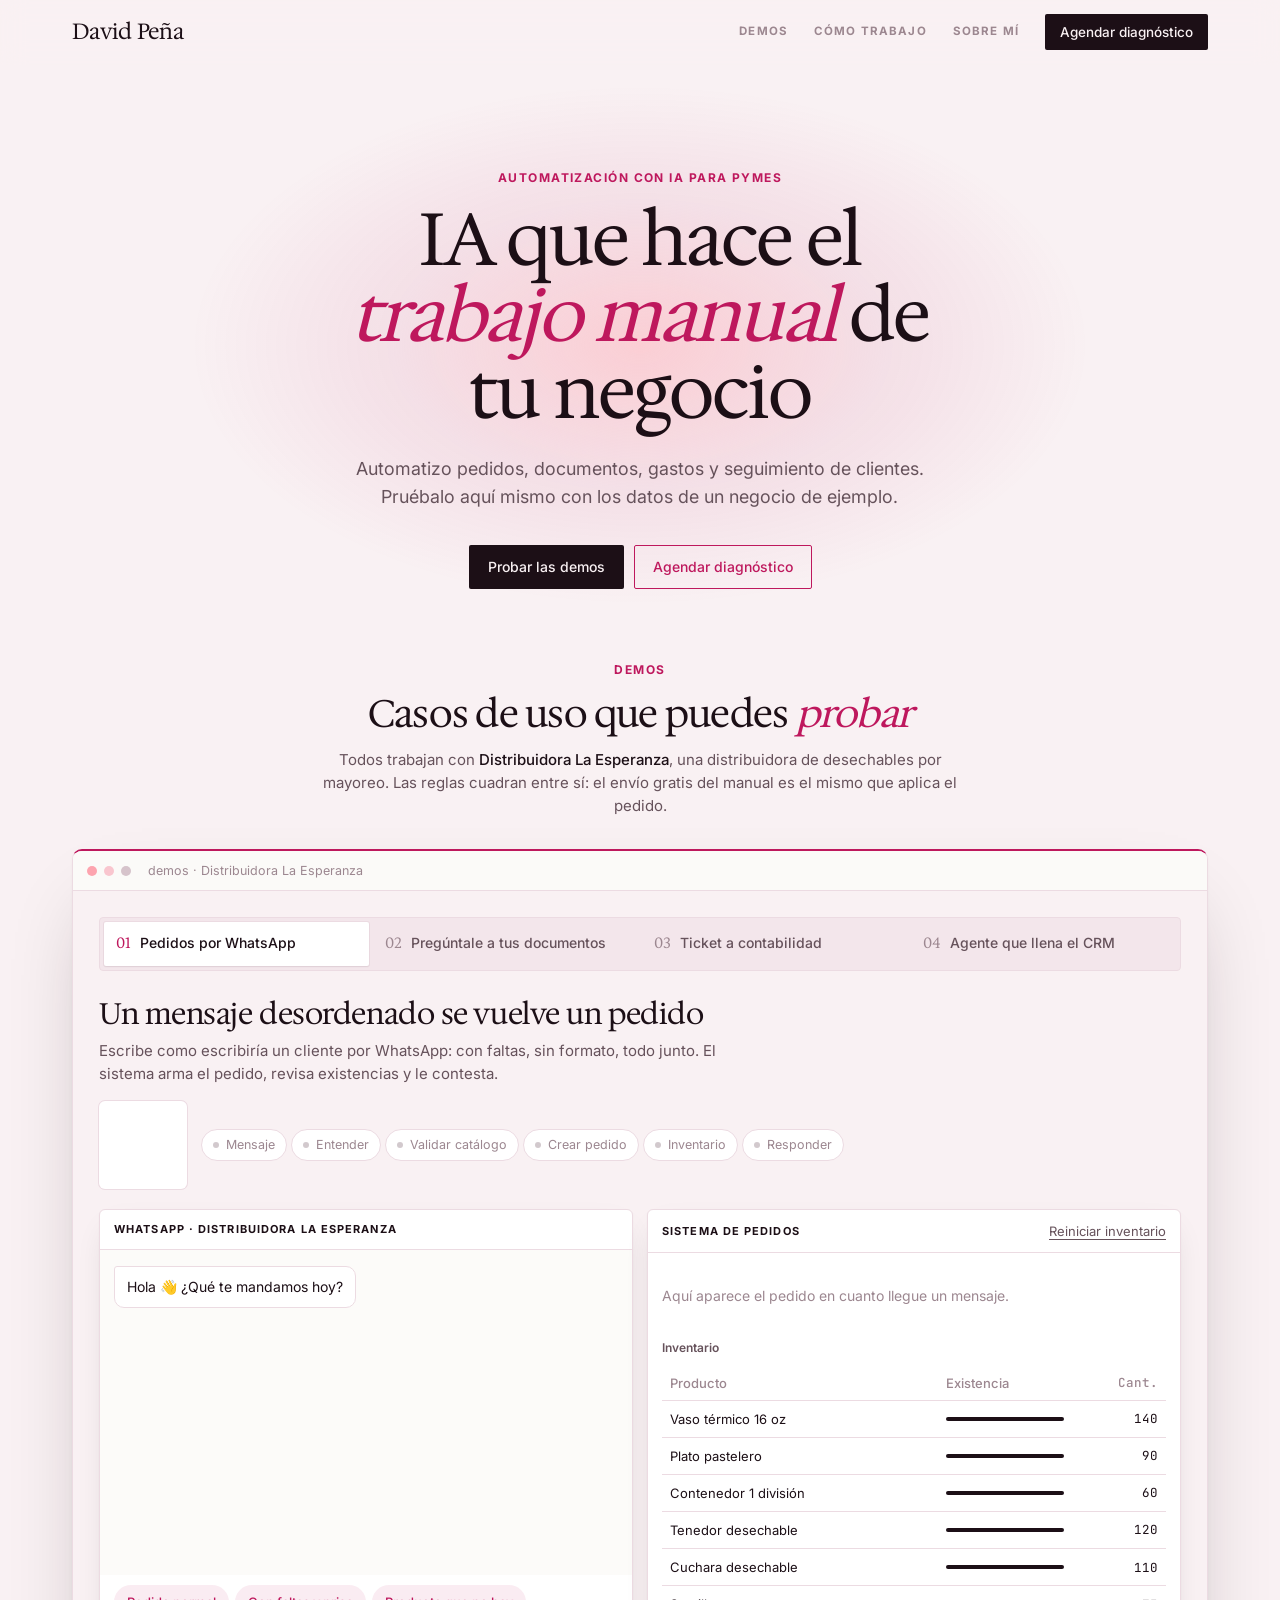
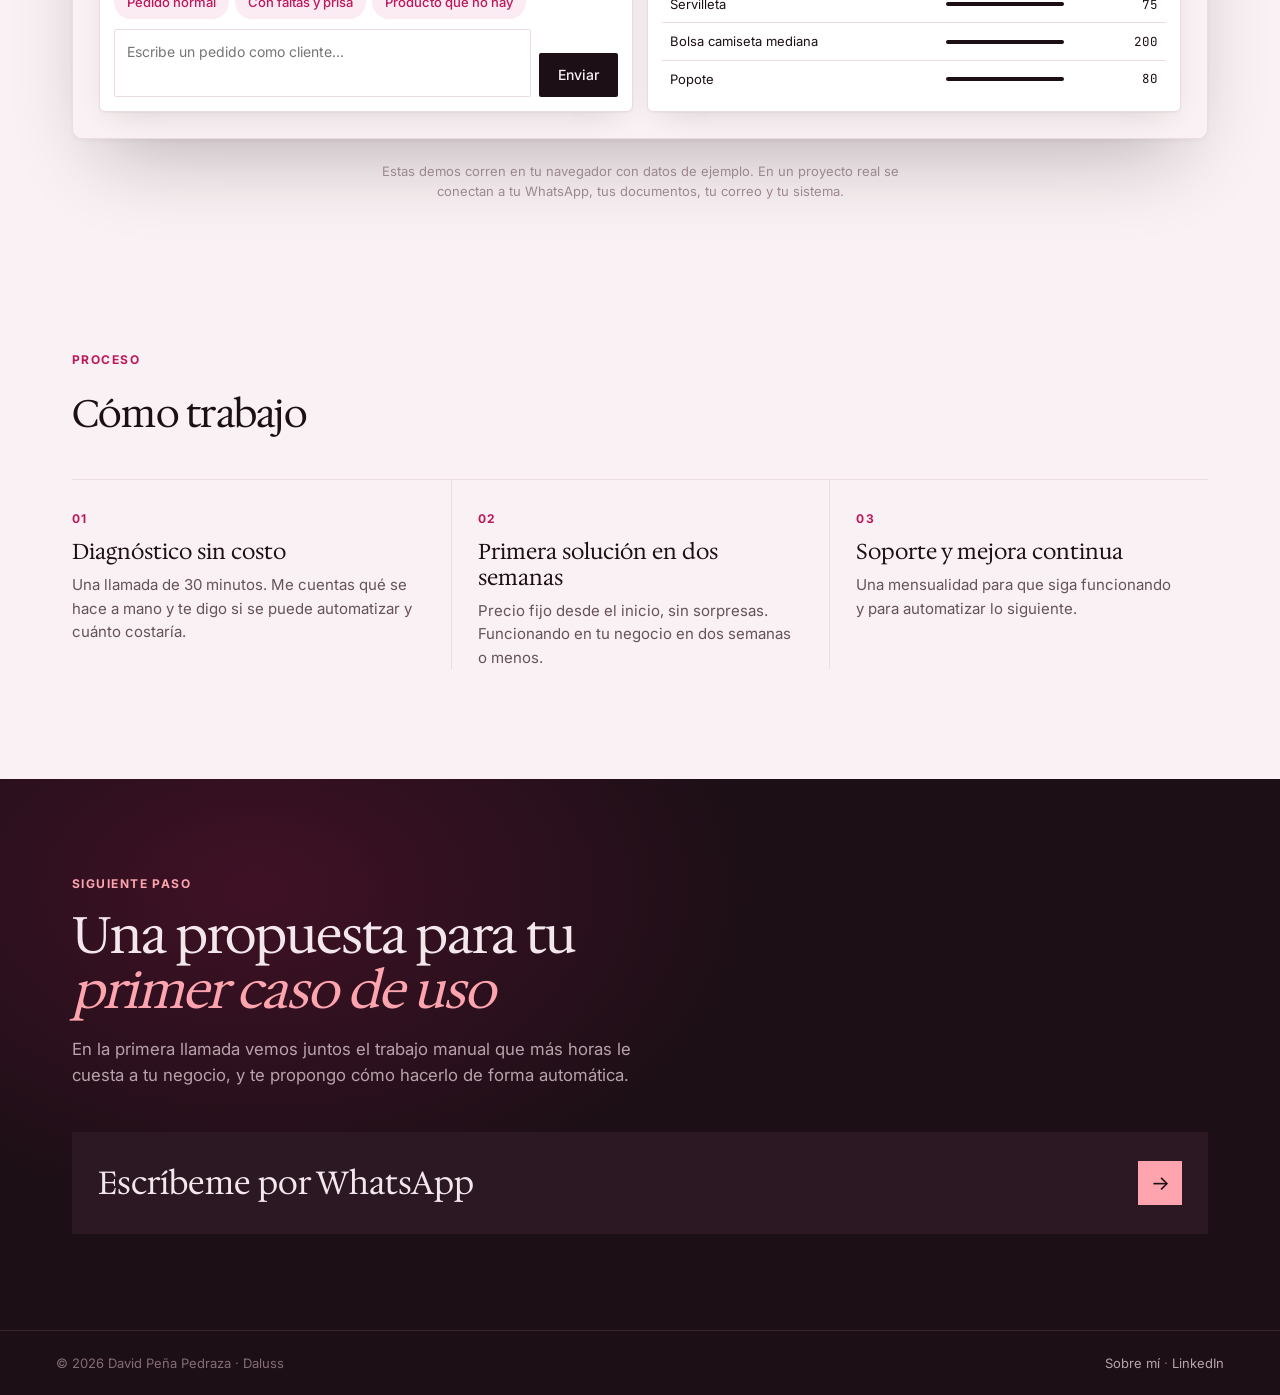
<file: index.html>
<!doctype html>
<html lang="es">
<head>
  <meta charset="utf-8">
  <meta name="viewport" content="width=device-width, initial-scale=1">
  <title>Demos de automatización · David Peña</title>
  <meta name="description" content="Cuatro automatizaciones con IA que puedes probar aquí mismo: pedidos por WhatsApp, preguntas a documentos, tickets a datos y un agente que llena el CRM.">
  <meta name="theme-color" content="#f8f4f5">
  <link rel="icon" href="data:image/svg+xml,<svg xmlns='http://www.w3.org/2000/svg' viewBox='0 0 32 32'><rect width='32' height='32' fill='%231c0f16'/><text x='16' y='23' font-size='19' font-family='Georgia' fill='%23f7f6f2' text-anchor='middle'>D</text></svg>">
  <link rel="preconnect" href="https://fonts.googleapis.com">
  <link rel="preconnect" href="https://fonts.gstatic.com" crossorigin>
  <link href="https://fonts.googleapis.com/css2?family=Hedvig+Letters+Serif:opsz@12..24&family=Inter:wght@400;500;600&family=JetBrains+Mono:wght@400;500&display=swap" rel="stylesheet">
  <link rel="stylesheet" href="styles.css?v=4">
  <script type="module" src="js/main.js?v=3"></script>
  <script defer src="js/reveal.js?v=4" data-hero=".hero > *" data-scroll=".showcase__head, .window, .showcase__note, .process > *, .process__list > li, .closing .wrap > *"></script>
  <script>
    // Luz que sigue al mouse, igual que en el portafolio.
    if (matchMedia('(pointer: fine)').matches) {
      addEventListener('pointermove', (e) => {
        document.documentElement.style.setProperty('--mx', e.clientX + 'px');
        document.documentElement.style.setProperty('--my', e.clientY + 'px');
      }, { passive: true });
    }
  </script>
</head>
<body>
  <div class="spotlight" aria-hidden="true"></div>

  <header class="top">
    <div class="wrap top__inner">
      <a class="brand" href="#">David Peña</a>
      <nav class="top__nav" aria-label="Secciones">
        <a href="#demos">Demos</a>
        <a href="#como-trabajo">Cómo trabajo</a>
        <a href="sobre-mi/">Sobre mí</a>
        <a class="btn btn--dark btn--sm" href="https://wa.me/525537215924?text=Hola%20David%2C%20vi%20tus%20demos" target="_blank" rel="noopener">Agendar diagnóstico</a>
      </nav>
    </div>
  </header>

  <main>
    <section class="hero wrap">
      <!-- Aquí irá la máquina isométrica hecha con la skill anatomy. -->
      <span class="eyebrow">Automatización con IA para PyMEs</span>
      <h1>IA que hace el <em>trabajo manual</em> de tu negocio</h1>
      <p class="hero__lead">Automatizo pedidos, documentos, gastos y seguimiento de clientes. Pruébalo aquí mismo con los datos de un negocio de ejemplo.</p>
      <div class="hero__actions">
        <a class="btn btn--dark" href="#demos">Probar las demos</a>
        <a class="btn btn--line" href="https://wa.me/525537215924?text=Hola%20David%2C%20vi%20tus%20demos" target="_blank" rel="noopener">Agendar diagnóstico</a>
      </div>
    </section>

    <section class="showcase wrap" id="demos" aria-label="Demos">
      <header class="showcase__head">
        <span class="eyebrow">Demos</span>
        <h2>Casos de uso que puedes <em>probar</em></h2>
        <p>Todos trabajan con <strong>Distribuidora La Esperanza</strong>, una distribuidora de desechables por mayoreo. Las reglas cuadran entre sí: el envío gratis del manual es el mismo que aplica el pedido.</p>
      </header>

      <div class="window">
      <div class="window__bar" aria-hidden="true"><i></i><i></i><i></i><span>demos · Distribuidora La Esperanza</span></div>
      <div class="window__body">
    <div class="tabs" role="tablist" aria-label="Demos">
      <button class="tab" role="tab" aria-selected="true" aria-controls="demo-pedidos" id="tab-pedidos">
        <span class="tab__k">01</span><span class="tab__t">Pedidos por WhatsApp</span>
      </button>
      <button class="tab" role="tab" aria-selected="false" aria-controls="demo-rag" id="tab-rag" tabindex="-1">
        <span class="tab__k">02</span><span class="tab__t">Pregúntale a tus documentos</span>
      </button>
      <button class="tab" role="tab" aria-selected="false" aria-controls="demo-ticket" id="tab-ticket" tabindex="-1">
        <span class="tab__k">03</span><span class="tab__t">Ticket a contabilidad</span>
      </button>
      <button class="tab" role="tab" aria-selected="false" aria-controls="demo-crm" id="tab-crm" tabindex="-1">
        <span class="tab__k">04</span><span class="tab__t">Agente que llena el CRM</span>
      </button>
    </div>

    <!-- 01 · Pedidos por WhatsApp -->
    <section class="demo" id="demo-pedidos" role="tabpanel" aria-labelledby="tab-pedidos">
      <div class="demo__head">
        <div>
          <h2>Un mensaje desordenado se vuelve un pedido</h2>
          <p>Escribe como escribiría un cliente por WhatsApp: con faltas, sin formato, todo junto. El sistema arma el pedido, revisa existencias y le contesta.</p>
        </div>
        <ol class="flow" data-flow>
          <li>Mensaje</li><li>Entender</li><li>Validar catálogo</li><li>Crear pedido</li><li>Inventario</li><li>Responder</li>
        </ol>
      </div>

      <div class="demo__body">
        <div class="pane pane--chat">
          <div class="pane__bar"><span class="pane__title">WhatsApp · Distribuidora La Esperanza</span></div>
          <div class="chat" data-chat aria-live="polite">
            <div class="msg msg--bot">Hola 👋 ¿Qué te mandamos hoy?</div>
          </div>
          <div class="presets">
            <button type="button" class="chip" data-preset="Hola buenas, me mandas 3 paquetes de vasos termicos, 2 de platos y una caja de tenedores pa mañana a las 5, pago con transferencia. Soy Juan">Pedido normal</button>
            <button type="button" class="chip" data-preset="oye me urgen 10 contenedores y media docena de serbilletas, y 2 kilos de bolsa camiseta, hoy si se puede">Con faltas y prisa</button>
            <button type="button" class="chip" data-preset="quiero 4 basos, 3 cucharas y 2 cajas de chicles plis, el viernes, con factura">Producto que no hay</button>
          </div>
          <form class="composer" data-form>
            <label class="sr-only" for="wa-input">Mensaje del cliente</label>
            <textarea id="wa-input" rows="2" placeholder="Escribe un pedido como cliente…"></textarea>
            <button class="btn btn--signal" type="submit">Enviar</button>
          </form>
        </div>

        <div class="pane pane--system">
          <div class="pane__bar"><span class="pane__title">Sistema de pedidos</span><button type="button" class="link" data-reset>Reiniciar inventario</button></div>
          <div class="system" data-out>
            <p class="empty">Aquí aparece el pedido en cuanto llegue un mensaje.</p>
          </div>
          <div class="inventory">
            <h3 class="mini">Inventario</h3>
            <div class="table-scroll"><table class="table" data-inv></table></div>
          </div>
        </div>
      </div>
    </section>

    <!-- 02 · RAG -->
    <section class="demo" id="demo-rag" role="tabpanel" aria-labelledby="tab-rag" hidden>
      <div class="demo__head">
        <div>
          <h2>Pregúntale a los documentos del negocio</h2>
          <p>El asistente solo responde con lo que dicen los documentos y te enseña de dónde lo sacó. Si no está escrito, no lo inventa.</p>
        </div>
        <ol class="flow" data-flow>
          <li>Pregunta</li><li>Buscar</li><li>Elegir fragmentos</li><li>Responder con fuente</li>
        </ol>
      </div>

      <div class="demo__body">
        <div class="pane pane--docs">
          <div class="pane__bar"><span class="pane__title">Documentos</span><span class="pane__meta" data-doc-count></span></div>
          <ul class="docs" data-docs></ul>
        </div>

        <div class="pane pane--chat">
          <div class="pane__bar"><span class="pane__title">Asistente</span></div>
          <div class="chat" data-chat aria-live="polite">
            <div class="msg msg--bot">Pregúntame sobre envíos, devoluciones, pagos, descuentos u horarios.</div>
          </div>
          <div class="presets">
            <button type="button" class="chip" data-preset="¿Cuánto cuesta el envío?">¿Cuánto cuesta el envío?</button>
            <button type="button" class="chip" data-preset="¿Puedo devolver algo que ya abrí?">¿Devuelvo algo abierto?</button>
            <button type="button" class="chip" data-preset="¿Me dan descuento si compro 15 paquetes?">¿Descuento por 15 paquetes?</button>
            <button type="button" class="chip" data-preset="¿Abren en domingo?">¿Abren en domingo?</button>
            <button type="button" class="chip" data-preset="¿Venden pizzas?">¿Venden pizzas?</button>
          </div>
          <form class="composer" data-form>
            <label class="sr-only" for="rag-input">Pregunta</label>
            <textarea id="rag-input" rows="1" placeholder="Escribe tu pregunta…"></textarea>
            <button class="btn btn--signal" type="submit">Preguntar</button>
          </form>
        </div>
      </div>

      <div class="pane pane--frags">
        <div class="pane__bar"><span class="pane__title">Fragmentos que encontró</span><span class="pane__meta">ordenados por relevancia</span></div>
        <div class="frags" data-frags><p class="empty">Haz una pregunta para ver qué partes de los documentos usa.</p></div>
      </div>
    </section>

    <!-- 03 · Ticket -->
    <section class="demo" id="demo-ticket" role="tabpanel" aria-labelledby="tab-ticket" hidden>
      <div class="demo__head">
        <div>
          <h2>De la foto del ticket a la contabilidad</h2>
          <p>Elige un ticket. El sistema lo lee, saca los datos, clasifica el gasto y lo registra sin que nadie capture nada.</p>
        </div>
        <ol class="flow" data-flow>
          <li>Foto</li><li>Leer</li><li>Extraer datos</li><li>Clasificar</li><li>Registrar</li>
        </ol>
      </div>

      <div class="ticket-picker" data-picker></div>

      <div class="demo__body">
        <div class="pane pane--receipt">
          <div class="pane__bar"><span class="pane__title">Foto del ticket</span></div>
          <div class="receipt-stage" data-receipt></div>
          <div class="pane__foot"><button class="btn btn--signal" type="button" data-scan>Leer ticket</button></div>
        </div>

        <div class="pane pane--system">
          <div class="pane__bar"><span class="pane__title">Datos extraídos</span></div>
          <dl class="fields" data-fields><p class="empty">Pulsa «Leer ticket».</p></dl>
          <div class="ledger">
            <h3 class="mini">Gastos registrados</h3>
            <div class="table-scroll"><table class="table" data-ledger></table></div>
          </div>
        </div>
      </div>
    </section>

    <!-- 04 · CRM -->
    <section class="demo" id="demo-crm" role="tabpanel" aria-labelledby="tab-crm" hidden>
      <div class="demo__head">
        <div>
          <h2>Un agente que lee el correo y actúa</h2>
          <p>No solo contesta: decide qué hacer, usa las herramientas del negocio y deja todo registrado. Mira cada paso que toma.</p>
        </div>
        <ol class="flow" data-flow>
          <li>Correo</li><li>Entender</li><li>Buscar en CRM</li><li>Actuar</li><li>Responder</li>
        </ol>
      </div>

      <div class="demo__body">
        <div class="pane pane--inbox">
          <div class="pane__bar"><span class="pane__title">Bandeja de entrada</span></div>
          <ul class="inbox" data-inbox></ul>
          <article class="email" data-email></article>
          <div class="pane__foot"><button class="btn btn--signal" type="button" data-run>Pasárselo al agente</button></div>
        </div>

        <div class="pane pane--agent">
          <div class="pane__bar"><span class="pane__title">Agente</span><span class="pane__meta" data-agent-state>en espera</span></div>
          <ol class="log" data-log><li class="empty">Elige un correo y pásaselo al agente.</li></ol>
          <div class="draft" data-draft hidden>
            <h3 class="mini">Borrador de respuesta · para que lo apruebes</h3>
            <p data-draft-text></p>
          </div>
        </div>
      </div>

      <div class="pane pane--crm">
        <div class="pane__bar"><span class="pane__title">CRM</span></div>
        <div class="table-scroll"><table class="table table--crm" data-crm></table></div>
      </div>
    </section>

      </div>
      </div>
      <p class="showcase__note">Estas demos corren en tu navegador con datos de ejemplo. En un proyecto real se conectan a tu WhatsApp, tus documentos, tu correo y tu sistema.</p>
    </section>

    <section class="process wrap" id="como-trabajo">
      <span class="eyebrow">Proceso</span>
      <h2>Cómo trabajo</h2>
      <ol class="process__list">
        <li><span>01</span><h3>Diagnóstico sin costo</h3><p>Una llamada de 30 minutos. Me cuentas qué se hace a mano y te digo si se puede automatizar y cuánto costaría.</p></li>
        <li><span>02</span><h3>Primera solución en dos semanas</h3><p>Precio fijo desde el inicio, sin sorpresas. Funcionando en tu negocio en dos semanas o menos.</p></li>
        <li><span>03</span><h3>Soporte y mejora continua</h3><p>Una mensualidad para que siga funcionando y para automatizar lo siguiente.</p></li>
      </ol>
    </section>

    <section class="closing">
      <div class="wrap">
        <span class="eyebrow">Siguiente paso</span>
        <h2>Una propuesta para tu<br><em>primer caso de uso</em></h2>
        <p>En la primera llamada vemos juntos el trabajo manual que más horas le cuesta a tu negocio, y te propongo cómo hacerlo de forma automática.</p>
        <a class="closing__bar" href="https://wa.me/525537215924?text=Hola%20David%2C%20vi%20tus%20demos%20y%20tengo%20un%20proceso%20que%20automatizar" target="_blank" rel="noopener">
          <span>Escríbeme por WhatsApp</span>
          <span class="closing__arrow" aria-hidden="true">→</span>
        </a>
      </div>
    </section>
  </main>

  <footer class="foot">
    <div class="wrap foot__inner">
      <span>© 2026 David Peña Pedraza · Daluss</span>
      <span class="foot__links"><a href="sobre-mi/">Sobre mí</a> · <a href="https://www.linkedin.com/in/pe%C3%B1a-pedraza-david/" target="_blank" rel="noopener">LinkedIn</a></span>
    </div>
  </footer>
</body>
</html>
</file>
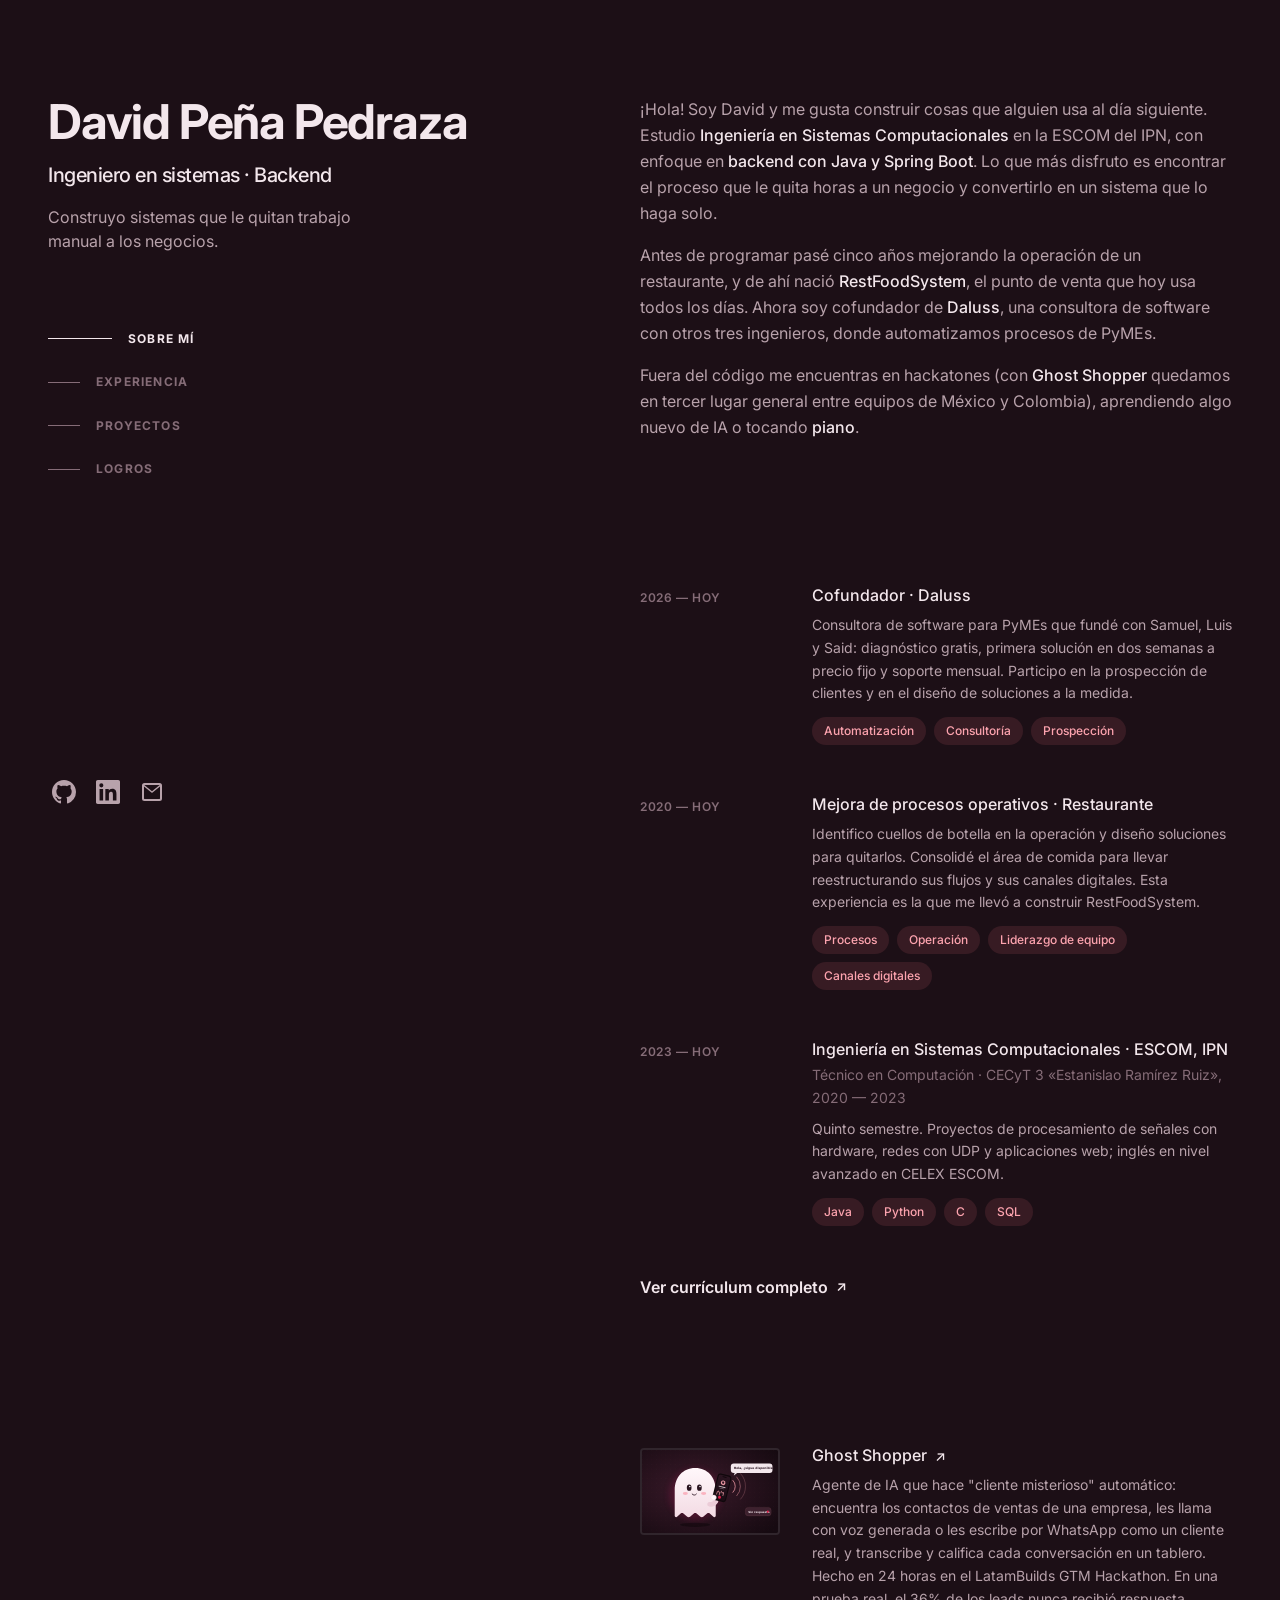
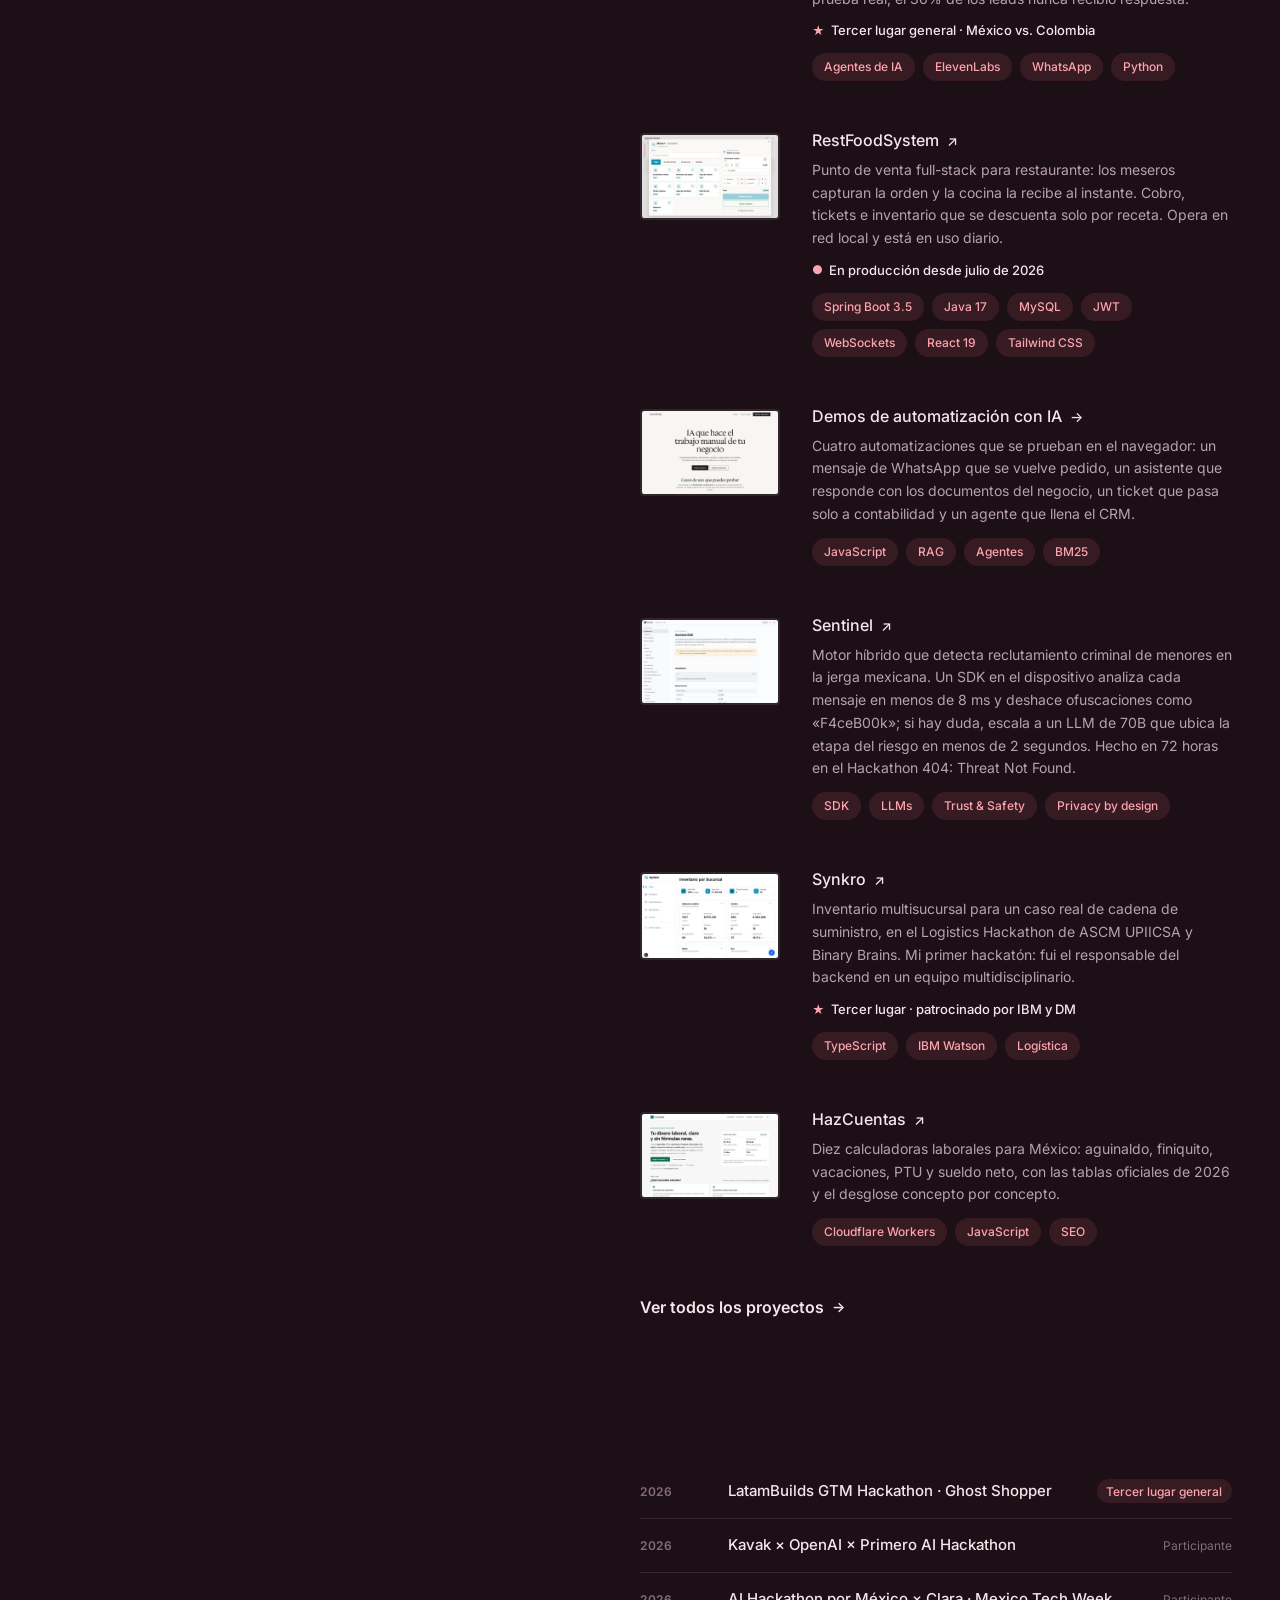
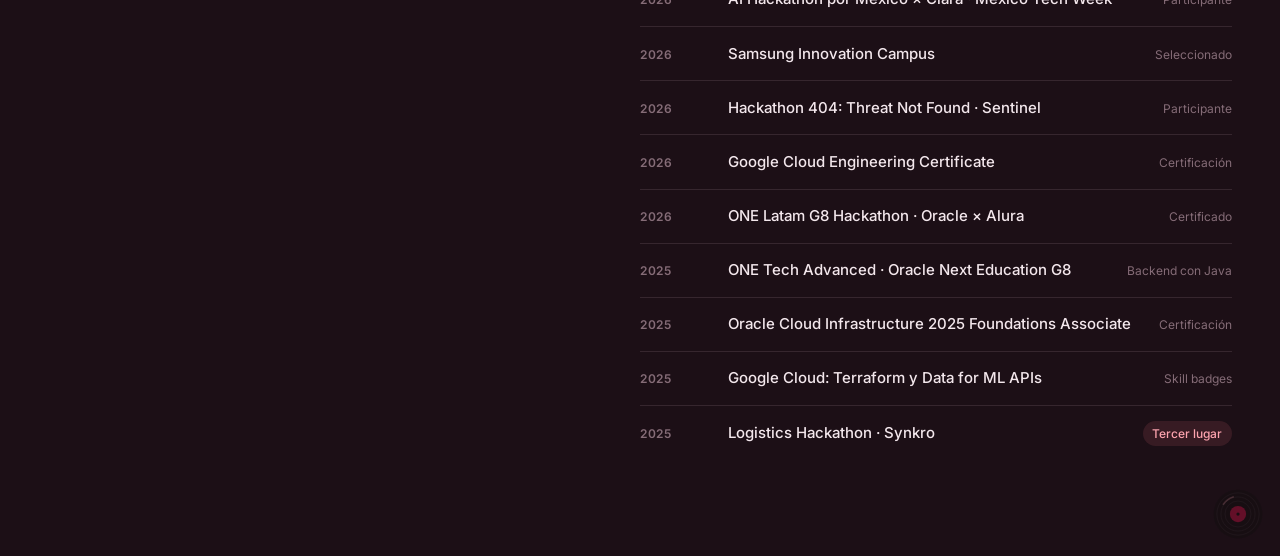
<file: sobre-mi/index.html>
<!doctype html>
<html lang="es">
<head>
  <meta charset="utf-8">
  <meta name="viewport" content="width=device-width, initial-scale=1">
  <title>David Peña Pedraza</title>
  <meta name="description" content="Ingeniero en sistemas con enfoque backend. Construyo sistemas que le quitan trabajo manual a los negocios.">
  <meta name="theme-color" content="#1c0f16">
  <link rel="icon" href="data:image/svg+xml,<svg xmlns='http://www.w3.org/2000/svg' viewBox='0 0 32 32'><rect width='32' height='32' rx='7' fill='%231c0f16'/><text x='16' y='22' font-size='15' font-family='Arial' font-weight='700' fill='%23fda4af' text-anchor='middle'>DP</text></svg>">
  <link rel="preconnect" href="https://fonts.googleapis.com">
  <link rel="preconnect" href="https://fonts.gstatic.com" crossorigin>
  <link href="https://fonts.googleapis.com/css2?family=Inter:wght@400;500;600;700&display=swap" rel="stylesheet">
  <link rel="stylesheet" href="styles.css">
  <script defer src="../js/reveal.js?v=4" data-hero=".side h1, .side h2, .tagline, .nav li, .social li" data-scroll=".section > p, .cards > li, .more, .section > ul, .section > ol:not(.cards)"></script>
</head>
<body>
  <div class="spotlight" aria-hidden="true"></div>
  <a class="skip" href="#contenido">Saltar al contenido</a>

  <div class="layout">
    <header class="side">
      <div>
        <h1><a href="./">David Peña Pedraza</a></h1>
        <h2>Ingeniero en sistemas · Backend</h2>
        <p class="tagline">Construyo sistemas que le quitan trabajo manual a los negocios.</p>

        <nav class="nav" aria-label="Secciones">
          <ul>
            <li><a href="#sobre-mi" data-nav="sobre-mi"><span class="nav__line"></span><span class="nav__text">Sobre mí</span></a></li>
            <li><a href="#experiencia" data-nav="experiencia"><span class="nav__line"></span><span class="nav__text">Experiencia</span></a></li>
            <li><a href="#proyectos" data-nav="proyectos"><span class="nav__line"></span><span class="nav__text">Proyectos</span></a></li>
            <li><a href="#logros" data-nav="logros"><span class="nav__line"></span><span class="nav__text">Logros</span></a></li>
          </ul>
        </nav>
      </div>

      <ul class="social" aria-label="Redes">
        <li>
          <a href="https://github.com/davidpp09" target="_blank" rel="noopener" aria-label="GitHub">
            <svg viewBox="0 0 16 16" aria-hidden="true"><path d="M8 0C3.58 0 0 3.58 0 8c0 3.54 2.29 6.53 5.47 7.59.4.07.55-.17.55-.38 0-.19-.01-.82-.01-1.49-2.01.37-2.53-.49-2.69-.94-.09-.23-.48-.94-.82-1.13-.28-.15-.68-.52-.01-.53.63-.01 1.08.58 1.23.82.72 1.21 1.87.87 2.33.66.07-.52.28-.87.51-1.07-1.78-.2-3.64-.89-3.64-3.95 0-.87.31-1.59.82-2.15-.08-.2-.36-1.02.08-2.12 0 0 .67-.21 2.2.82.64-.18 1.32-.27 2-.27.68 0 1.36.09 2 .27 1.53-1.04 2.2-.82 2.2-.82.44 1.1.16 1.92.08 2.12.51.56.82 1.27.82 2.15 0 3.07-1.87 3.75-3.65 3.95.29.25.54.73.54 1.48 0 1.07-.01 1.93-.01 2.2 0 .21.15.46.55.38A8.013 8.013 0 0016 8c0-4.42-3.58-8-8-8z"/></svg>
          </a>
        </li>
        <li>
          <a href="https://www.linkedin.com/in/pe%C3%B1a-pedraza-david/" target="_blank" rel="noopener" aria-label="LinkedIn">
            <svg viewBox="0 0 24 24" aria-hidden="true"><path d="M20.45 20.45h-3.55v-5.57c0-1.33-.03-3.04-1.85-3.04-1.86 0-2.14 1.45-2.14 2.94v5.67H9.35V9h3.41v1.56h.05c.48-.9 1.64-1.85 3.37-1.85 3.6 0 4.27 2.37 4.27 5.46v6.28zM5.34 7.43a2.06 2.06 0 110-4.12 2.06 2.06 0 010 4.12zM7.12 20.45H3.56V9h3.56v11.45zM22.22 0H1.77C.79 0 0 .77 0 1.73v20.54C0 23.23.79 24 1.77 24h20.45c.98 0 1.78-.77 1.78-1.73V1.73C24 .77 23.2 0 22.22 0z"/></svg>
          </a>
        </li>
        <li>
          <a href="mailto:pedraza.david.pp@gmail.com" aria-label="Correo">
            <svg viewBox="0 0 24 24" aria-hidden="true"><path d="M2 5.5A2.5 2.5 0 014.5 3h15A2.5 2.5 0 0122 5.5v13a2.5 2.5 0 01-2.5 2.5h-15A2.5 2.5 0 012 18.5v-13zm2.3-.5l7.7 6.2L19.7 5H4.3zM20 6.6l-7.4 6a1 1 0 01-1.2 0L4 6.6v11.9c0 .3.2.5.5.5h15c.3 0 .5-.2.5-.5V6.6z"/></svg>
          </a>
        </li>
      </ul>
    </header>

    <main id="contenido" class="content">
      <section id="sobre-mi" class="section" aria-label="Sobre mí">
        <h2 class="section__sticky">Sobre mí</h2>
        <p>¡Hola! Soy David y me gusta construir cosas que alguien usa al día siguiente. Estudio <strong>Ingeniería en Sistemas Computacionales</strong> en la ESCOM del IPN, con enfoque en <strong>backend con Java y Spring Boot</strong>. Lo que más disfruto es encontrar el proceso que le quita horas a un negocio y convertirlo en un sistema que lo haga solo.</p>
        <p>Antes de programar pasé cinco años mejorando la operación de un restaurante, y de ahí nació <strong>RestFoodSystem</strong>, el punto de venta que hoy usa todos los días. Ahora soy cofundador de <a class="inline" href="#experiencia">Daluss</a>, una consultora de software con otros tres ingenieros, donde automatizamos procesos de PyMEs.</p>
        <p>Fuera del código me encuentras en hackatones (con <strong>Ghost Shopper</strong> quedamos en tercer lugar general entre equipos de México y Colombia), aprendiendo algo nuevo de IA o tocando
          <button type="button" class="egg" data-egg aria-label="Piano: reproduce In the Pool"><span aria-hidden="true"><span style="--d:0ms;--c:#fecdd3">p</span><span style="--d:30ms;--c:#fda4af">i</span><span style="--d:60ms;--c:#fb7185">a</span><span style="--d:90ms;--c:#f43f5e">n</span><span style="--d:120ms;--c:#e11d48">o</span></span></button>.</p>
      </section>

      <section id="experiencia" class="section" aria-label="Experiencia">
        <h2 class="section__sticky">Experiencia</h2>
        <ol class="cards">
          <li class="card">
            <p class="card__when">2026 — Hoy</p>
            <div>
              <h3>Cofundador · Daluss</h3>
              <p>Consultora de software para PyMEs que fundé con Samuel, Luis y Said: diagnóstico gratis, primera solución en dos semanas a precio fijo y soporte mensual. Participo en la prospección de clientes y en el diseño de soluciones a la medida.</p>
              <ul class="pills"><li>Automatización</li><li>Consultoría</li><li>Prospección</li></ul>
            </div>
          </li>
          <li class="card">
            <p class="card__when">2020 — Hoy</p>
            <div>
              <h3>Mejora de procesos operativos · Restaurante</h3>
              <p>Identifico cuellos de botella en la operación y diseño soluciones para quitarlos. Consolidé el área de comida para llevar reestructurando sus flujos y sus canales digitales. Esta experiencia es la que me llevó a construir RestFoodSystem.</p>
              <ul class="pills"><li>Procesos</li><li>Operación</li><li>Liderazgo de equipo</li><li>Canales digitales</li></ul>
            </div>
          </li>
          <li class="card">
            <p class="card__when">2023 — Hoy</p>
            <div>
              <h3>Ingeniería en Sistemas Computacionales · ESCOM, IPN</h3>
              <p class="card__sub">Técnico en Computación · CECyT 3 «Estanislao Ramírez Ruiz», 2020 — 2023</p>
              <p>Quinto semestre. Proyectos de procesamiento de señales con hardware, redes con UDP y aplicaciones web; inglés en nivel avanzado en CELEX ESCOM.</p>
              <ul class="pills"><li>Java</li><li>Python</li><li>C</li><li>SQL</li></ul>
            </div>
          </li>
        </ol>
        <a class="more" href="assets/cv-david-pena.pdf" target="_blank" rel="noopener">Ver currículum completo <span class="arrow" aria-hidden="true">↗</span></a>
      </section>

      <section id="proyectos" class="section" aria-label="Proyectos">
        <h2 class="section__sticky">Proyectos</h2>
        <ol class="cards">
          <li class="card card--project">
            <img class="card__thumb" src="assets/proyectos/ghost.svg" alt="Ilustración de un fantasma que llama por teléfono como cliente misterioso" width="640" height="400" loading="lazy" decoding="async">
            <div>
              <h3><a class="card__link" href="https://github.com/davidpp09/ghost-shopper-api" target="_blank" rel="noopener"><span class="card__hit"></span>Ghost Shopper <span class="arrow" aria-hidden="true">↗</span></a></h3>
              <p>Agente de IA que hace "cliente misterioso" automático: encuentra los contactos de ventas de una empresa, les llama con voz generada o les escribe por WhatsApp como un cliente real, y transcribe y califica cada conversación en un tablero. Hecho en 24 horas en el LatamBuilds GTM Hackathon. En una prueba real, el 36% de los leads nunca recibió respuesta.</p>
              <p class="metric"><span aria-hidden="true">★</span> Tercer lugar general · México vs. Colombia</p>
              <ul class="pills"><li>Agentes de IA</li><li>ElevenLabs</li><li>WhatsApp</li><li>Python</li></ul>
            </div>
          </li>
          <li class="card card--project">
            <img class="card__thumb" src="assets/proyectos/restfood.jpg" alt="Tablet de la mesera en RestFoodSystem con una orden abierta" width="640" height="400" loading="lazy" decoding="async">
            <div>
              <h3><a class="card__link" href="https://github.com/davidpp09/RestFoodB" target="_blank" rel="noopener"><span class="card__hit"></span>RestFoodSystem <span class="arrow" aria-hidden="true">↗</span></a></h3>
              <p>Punto de venta full-stack para restaurante: los meseros capturan la orden y la cocina la recibe al instante. Cobro, tickets e inventario que se descuenta solo por receta. Opera en red local y está en uso diario.</p>
              <p class="metric"><span aria-hidden="true">●</span> En producción desde julio de 2026</p>
              <ul class="pills"><li>Spring Boot 3.5</li><li>Java 17</li><li>MySQL</li><li>JWT</li><li>WebSockets</li><li>React 19</li><li>Tailwind CSS</li></ul>
            </div>
          </li>
          <li class="card card--project">
            <img class="card__thumb" src="assets/proyectos/demos.jpg" alt="Página de demos de automatización con IA" width="640" height="400" loading="lazy" decoding="async">
            <div>
              <h3><a class="card__link" href="../"><span class="card__hit"></span>Demos de automatización con IA <span class="arrow" aria-hidden="true">→</span></a></h3>
              <p>Cuatro automatizaciones que se prueban en el navegador: un mensaje de WhatsApp que se vuelve pedido, un asistente que responde con los documentos del negocio, un ticket que pasa solo a contabilidad y un agente que llena el CRM.</p>
              <ul class="pills"><li>JavaScript</li><li>RAG</li><li>Agentes</li><li>BM25</li></ul>
            </div>
          </li>
          <li class="card card--project">
            <img class="card__thumb" src="assets/proyectos/sentinel.jpg" alt="Documentación del SDK de Sentinel" width="640" height="400" loading="lazy" decoding="async">
            <div>
              <h3><a class="card__link" href="https://watterah.github.io/sentinel-docs" target="_blank" rel="noopener"><span class="card__hit"></span>Sentinel <span class="arrow" aria-hidden="true">↗</span></a></h3>
              <p>Motor híbrido que detecta reclutamiento criminal de menores en la jerga mexicana. Un SDK en el dispositivo analiza cada mensaje en menos de 8 ms y deshace ofuscaciones como «F4ceB00k»; si hay duda, escala a un LLM de 70B que ubica la etapa del riesgo en menos de 2 segundos. Hecho en 72 horas en el Hackathon 404: Threat Not Found.</p>
              <ul class="pills"><li>SDK</li><li>LLMs</li><li>Trust &amp; Safety</li><li>Privacy by design</li></ul>
            </div>
          </li>
          <li class="card card--project">
            <img class="card__thumb" src="assets/proyectos/synkro.jpg" alt="Inventario por sucursal en Synkro" width="640" height="400" loading="lazy" decoding="async">
            <div>
              <h3><a class="card__link" href="https://github.com/davidpp09/Synkro" target="_blank" rel="noopener"><span class="card__hit"></span>Synkro <span class="arrow" aria-hidden="true">↗</span></a></h3>
              <p>Inventario multisucursal para un caso real de cadena de suministro, en el Logistics Hackathon de ASCM UPIICSA y Binary Brains. Mi primer hackatón: fui el responsable del backend en un equipo multidisciplinario.</p>
              <p class="metric"><span aria-hidden="true">★</span> Tercer lugar · patrocinado por IBM y DM</p>
              <ul class="pills"><li>TypeScript</li><li>IBM Watson</li><li>Logística</li></ul>
            </div>
          </li>
          <li class="card card--project">
            <img class="card__thumb" src="assets/proyectos/hazcuentas.jpg" alt="Página principal de HazCuentas" width="640" height="400" loading="lazy" decoding="async">
            <div>
              <h3><a class="card__link" href="https://hazcuentasmx.com" target="_blank" rel="noopener"><span class="card__hit"></span>HazCuentas <span class="arrow" aria-hidden="true">↗</span></a></h3>
              <p>Diez calculadoras laborales para México: aguinaldo, finiquito, vacaciones, PTU y sueldo neto, con las tablas oficiales de 2026 y el desglose concepto por concepto.</p>
              <ul class="pills"><li>Cloudflare Workers</li><li>JavaScript</li><li>SEO</li></ul>
            </div>
          </li>
        </ol>
        <a class="more" href="archivo.html">Ver todos los proyectos <span class="arrow" aria-hidden="true">→</span></a>
      </section>

      <section id="logros" class="section" aria-label="Logros">
        <h2 class="section__sticky">Logros</h2>
        <ol class="awards">
          <li><span class="awards__year">2026</span><span class="awards__title">LatamBuilds GTM Hackathon · Ghost Shopper</span><span class="awards__note awards__note--hi">Tercer lugar general</span></li>
          <li><span class="awards__year">2026</span><span class="awards__title">Kavak × OpenAI × Primero AI Hackathon</span><span class="awards__note">Participante</span></li>
          <li><span class="awards__year">2026</span><span class="awards__title">AI Hackathon por México × Clara · Mexico Tech Week</span><span class="awards__note">Participante</span></li>
          <li><span class="awards__year">2026</span><span class="awards__title">Samsung Innovation Campus</span><span class="awards__note">Seleccionado</span></li>
          <li><span class="awards__year">2026</span><span class="awards__title">Hackathon 404: Threat Not Found · Sentinel</span><span class="awards__note">Participante</span></li>
          <li><span class="awards__year">2026</span><span class="awards__title">Google Cloud Engineering Certificate</span><span class="awards__note">Certificación</span></li>
          <li><span class="awards__year">2026</span><span class="awards__title">ONE Latam G8 Hackathon · Oracle × Alura</span><span class="awards__note">Certificado</span></li>
          <li><span class="awards__year">2025</span><span class="awards__title">ONE Tech Advanced · Oracle Next Education G8</span><span class="awards__note">Backend con Java</span></li>
          <li><span class="awards__year">2025</span><span class="awards__title">Oracle Cloud Infrastructure 2025 Foundations Associate</span><span class="awards__note">Certificación</span></li>
          <li><span class="awards__year">2025</span><span class="awards__title">Google Cloud: Terraform y Data for ML APIs</span><span class="awards__note">Skill badges</span></li>
          <li><span class="awards__year">2025</span><span class="awards__title">Logistics Hackathon · Synkro</span><span class="awards__note awards__note--hi">Tercer lugar</span></li>
        </ol>
      </section>
    </main>

    <!-- Easter egg escondido: un disco que gira y abre un portal. -->
    <button type="button" class="vinyl" data-portal-open>
      <span class="sr-only">Abre el tocadiscos</span>
      <svg viewBox="0 0 64 64" aria-hidden="true">
        <circle cx="32" cy="32" r="30" fill="#141012"/>
        <circle cx="32" cy="32" r="26" fill="none" stroke="#2a2226" stroke-width="1"/>
        <circle cx="32" cy="32" r="21" fill="none" stroke="#2a2226" stroke-width="1"/>
        <circle cx="32" cy="32" r="16" fill="none" stroke="#2a2226" stroke-width="1"/>
        <path d="M14 20a22 22 0 0 1 12-9" stroke="#fda4af" stroke-opacity=".35" stroke-width="2" fill="none" stroke-linecap="round"/>
        <circle cx="32" cy="32" r="10" fill="#9f1239"/>
        <circle cx="32" cy="32" r="2" fill="#141012"/>
      </svg>
    </button>
  </div>

  <dialog class="portal" data-portal>
    <div class="portal__ring" aria-hidden="true"></div>
    <p class="portal__title">¿Buscabas otra cosa?</p>
    <ul class="portal__links">
      <li><a href="../">Demos de automatización con IA <span aria-hidden="true">→</span></a></li>
      <li><a href="assets/cv-david-pena.pdf" target="_blank" rel="noopener">Mi currículum <span aria-hidden="true">↗</span></a></li>
      <li><a href="archivo.html">Todos mis proyectos <span aria-hidden="true">→</span></a></li>
      <li><button type="button" data-egg>Tocar <em>In the Pool</em> ♪</button></li>
    </ul>
    <button type="button" class="portal__close" data-portal-close aria-label="Cerrar">×</button>
  </dialog>


  <aside class="player" data-player hidden aria-label="Reproduciendo In the Pool">
    <div class="player__head">
      <span class="player__bars" aria-hidden="true"><i></i><i></i><i></i></span>
      <span class="player__title"><b>In the Pool</b> · Chainsaw Man</span>
      <button type="button" class="player__close" data-player-close aria-label="Detener la canción">×</button>
    </div>
    <div class="player__frame" data-player-frame hidden></div>
  </aside>

  <script>
    // Luz que sigue al mouse.
    (function () {
      var root = document.documentElement;
      if (!matchMedia('(pointer: fine)').matches) return;
      window.addEventListener('pointermove', function (e) {
        root.style.setProperty('--mx', e.clientX + 'px');
        root.style.setProperty('--my', e.clientY + 'px');
      }, { passive: true });
    })();

    // Marca en el menú la sección que se está leyendo.
    (function () {
      var links = document.querySelectorAll('[data-nav]');
      if (!('IntersectionObserver' in window)) return;
      var io = new IntersectionObserver(function (entries) {
        entries.forEach(function (e) {
          if (!e.isIntersecting) return;
          links.forEach(function (a) { a.classList.toggle('is-active', a.dataset.nav === e.target.id); });
        });
      }, { rootMargin: '-35% 0px -60% 0px' });
      document.querySelectorAll('.section').forEach(function (s) { io.observe(s); });
    })();

    // Easter egg: "piano" toca In the Pool y cambia el cursor a motosierra mientras suena.
    // Primero intenta assets/in-the-pool.mp3; si no existe, usa el video de YouTube.
    // Ojo: el video Y3UH_9ZV1-A tiene bloqueada la reproducción fuera de YouTube;
    // cambia VIDEO por el id de un video que sí permita insertarse, o pon el mp3.
    (function () {
      var VIDEO = 'Y3UH_9ZV1-A';
      var root = document.documentElement;
      var player = document.querySelector('[data-player]');
      var frame = document.querySelector('[data-player-frame]');
      var audio = new Audio('assets/in-the-pool.mp3');
      audio.addEventListener('ended', detiene);
      // Entrada y salida suaves de 1.5 s para que el fragmento no empiece ni corte de golpe.
      audio.addEventListener('timeupdate', function () {
        var t = audio.currentTime, fin = audio.duration - t;
        audio.volume = Math.max(0, Math.min(1, t / 1.5, isFinite(fin) ? fin / 1.5 : 1));
      });
      function sonando(si) {
        root.classList.toggle('is-playing', si);
        document.querySelectorAll('.egg').forEach(function (b) { b.setAttribute('aria-pressed', si ? 'true' : 'false'); });
      }
      function youtube() {
        var f = document.createElement('iframe');
        f.src = 'https://www.youtube.com/embed/' + VIDEO + '?autoplay=1&enablejsapi=1&rel=0&playsinline=1';
        f.title = 'In the Pool — Chainsaw Man';
        f.allow = 'autoplay; encrypted-media; picture-in-picture';
        f.addEventListener('load', function () {
          f.contentWindow.postMessage(JSON.stringify({ event: 'listening', id: 1 }), '*');
        });
        frame.replaceChildren(f);
        frame.hidden = false;
      }
      function toca() {
        player.hidden = false;
        frame.hidden = true;
        sonando(true);
        audio.currentTime = 0;
        audio.play().catch(youtube);
      }
      function detiene() {
        audio.pause();
        frame.replaceChildren();
        player.hidden = true;
        sonando(false);
      }
      // Cuando YouTube avisa que el video terminó (estado 0), se apaga solo.
      window.addEventListener('message', function (e) {
        if (!/youtube/.test(e.origin)) return;
        try {
          var d = JSON.parse(e.data);
          var st = d.event === 'onStateChange' ? d.info : d.info && d.info.playerState;
          if (st === 0) detiene();
        } catch (err) {}
      });
      document.querySelector('[data-player-close]').addEventListener('click', detiene);
      document.querySelectorAll('[data-egg]').forEach(function (b) {
        b.addEventListener('click', function () {
          if (root.classList.contains('is-playing')) detiene(); else toca();
        });
      });

      // Portal del disco escondido.
      var portal = document.querySelector('[data-portal]');
      document.querySelector('[data-portal-open]').addEventListener('click', function () { portal.showModal(); });
      document.querySelector('[data-portal-close]').addEventListener('click', function () { portal.close(); });
      portal.addEventListener('click', function (e) { if (e.target === portal) portal.close(); });
    })();
  </script>
</body>
</html>
</file>
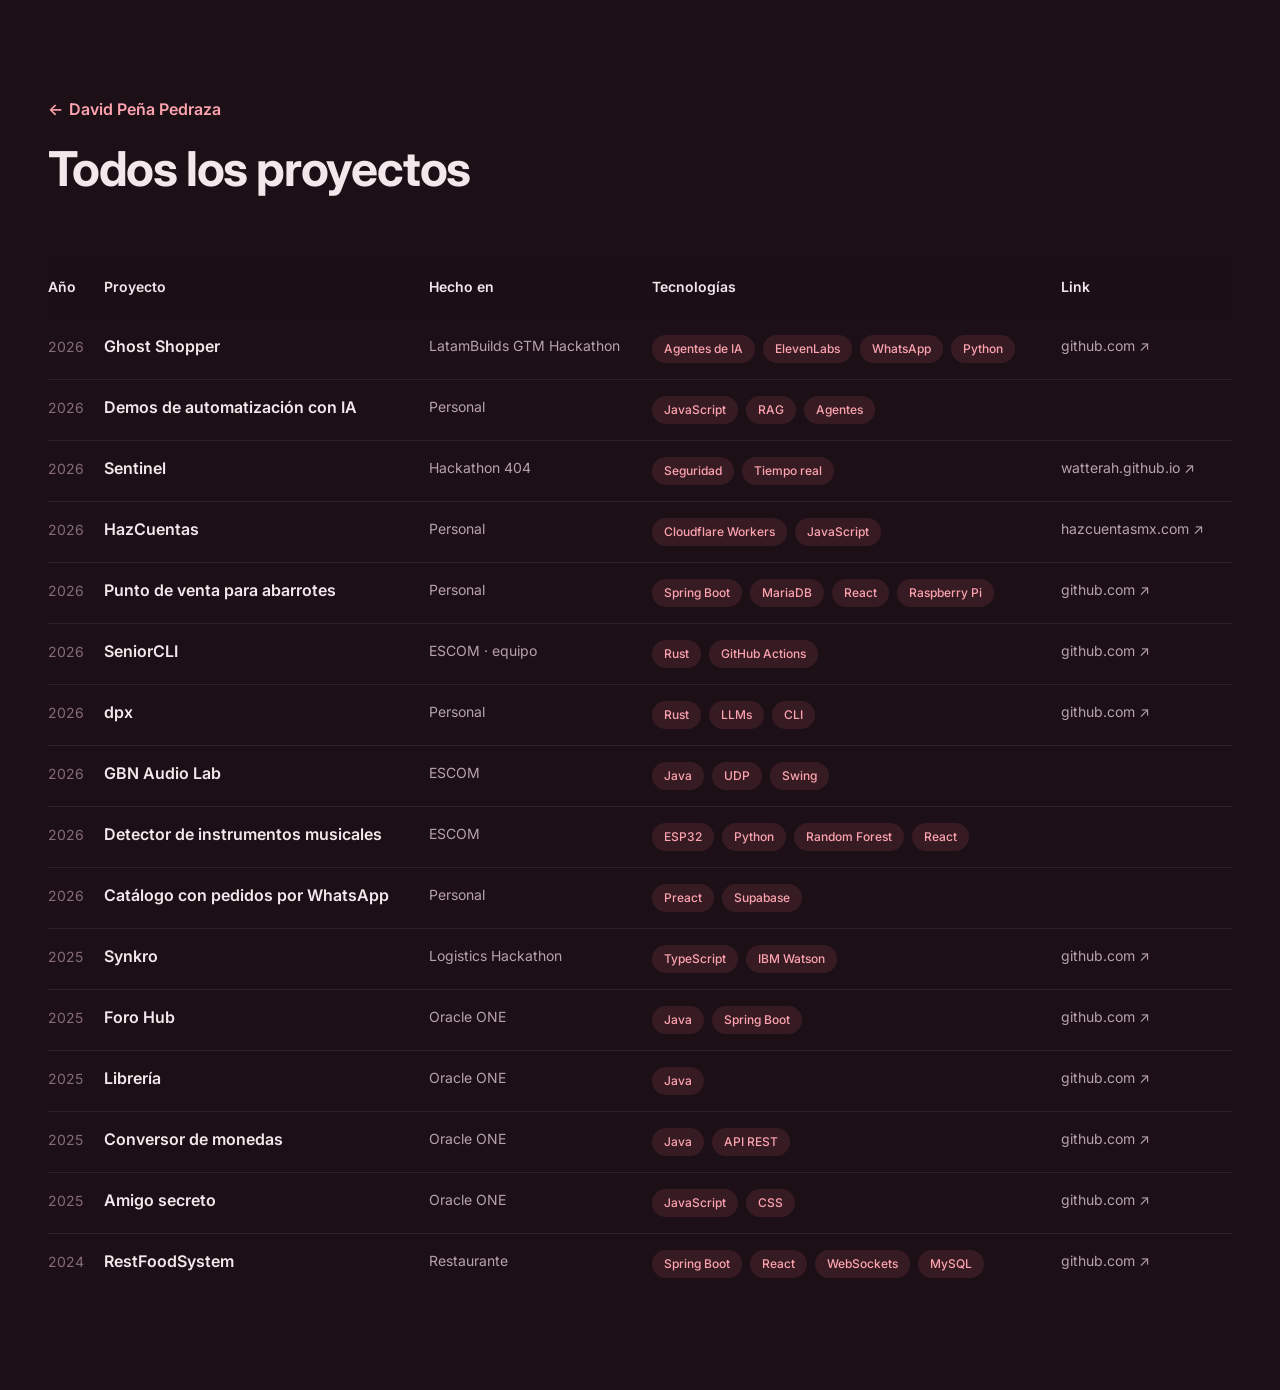
<file: sobre-mi/archivo.html>
<!doctype html>
<html lang="es">
<head>
  <meta charset="utf-8">
  <meta name="viewport" content="width=device-width, initial-scale=1">
  <title>Todos los proyectos · David Peña Pedraza</title>
  <meta name="description" content="Archivo de todos los proyectos de David Peña Pedraza.">
  <meta name="theme-color" content="#1c0f16">
  <link rel="icon" href="data:image/svg+xml,<svg xmlns='http://www.w3.org/2000/svg' viewBox='0 0 32 32'><rect width='32' height='32' rx='7' fill='%231c0f16'/><text x='16' y='22' font-size='15' font-family='Arial' font-weight='700' fill='%23fda4af' text-anchor='middle'>DP</text></svg>">
  <link rel="preconnect" href="https://fonts.googleapis.com">
  <link rel="preconnect" href="https://fonts.gstatic.com" crossorigin>
  <link href="https://fonts.googleapis.com/css2?family=Inter:wght@400;500;600;700&display=swap" rel="stylesheet">
  <link rel="stylesheet" href="styles.css">
</head>
<body>
  <div class="spotlight" aria-hidden="true"></div>

  <main class="archive">
    <a class="archive__back" href="index.html"><span aria-hidden="true">←</span> David Peña Pedraza</a>
    <h1>Todos los proyectos</h1>

    <table class="archive__table">
      <thead>
        <tr>
          <th scope="col">Año</th>
          <th scope="col">Proyecto</th>
          <th scope="col" class="hide-md">Hecho en</th>
          <th scope="col" class="hide-sm">Tecnologías</th>
          <th scope="col" class="hide-sm">Link</th>
        </tr>
      </thead>
      <tbody>
        <tr>
          <td class="year">2026</td>
          <td class="name"><a href="https://github.com/davidpp09/ghost-shopper-api" target="_blank" rel="noopener">Ghost Shopper <span class="arrow" aria-hidden="true">↗</span></a></td>
          <td class="hide-md">LatamBuilds GTM Hackathon</td>
          <td class="hide-sm"><ul class="pills"><li>Agentes de IA</li><li>ElevenLabs</li><li>WhatsApp</li><li>Python</li></ul></td>
          <td class="hide-sm"><a class="link" href="https://github.com/davidpp09/ghost-shopper-api" target="_blank" rel="noopener">github.com <span aria-hidden="true">↗</span></a></td>
        </tr>
        <tr>
          <td class="year">2026</td>
          <td class="name"><a href="../">Demos de automatización con IA <span class="arrow" aria-hidden="true">→</span></a></td>
          <td class="hide-md">Personal</td>
          <td class="hide-sm"><ul class="pills"><li>JavaScript</li><li>RAG</li><li>Agentes</li></ul></td>
          <td class="hide-sm"></td>
        </tr>
        <tr>
          <td class="year">2026</td>
          <td class="name"><a href="https://watterah.github.io/sentinel-docs" target="_blank" rel="noopener">Sentinel <span class="arrow" aria-hidden="true">↗</span></a></td>
          <td class="hide-md">Hackathon 404</td>
          <td class="hide-sm"><ul class="pills"><li>Seguridad</li><li>Tiempo real</li></ul></td>
          <td class="hide-sm"><a class="link" href="https://watterah.github.io/sentinel-docs" target="_blank" rel="noopener">watterah.github.io <span aria-hidden="true">↗</span></a></td>
        </tr>
        <tr>
          <td class="year">2026</td>
          <td class="name"><a href="https://hazcuentasmx.com" target="_blank" rel="noopener">HazCuentas <span class="arrow" aria-hidden="true">↗</span></a></td>
          <td class="hide-md">Personal</td>
          <td class="hide-sm"><ul class="pills"><li>Cloudflare Workers</li><li>JavaScript</li></ul></td>
          <td class="hide-sm"><a class="link" href="https://hazcuentasmx.com" target="_blank" rel="noopener">hazcuentasmx.com <span aria-hidden="true">↗</span></a></td>
        </tr>
        <tr>
          <td class="year">2026</td>
          <td class="name"><a href="https://github.com/davidpp09/TienditaB" target="_blank" rel="noopener">Punto de venta para abarrotes <span class="arrow" aria-hidden="true">↗</span></a></td>
          <td class="hide-md">Personal</td>
          <td class="hide-sm"><ul class="pills"><li>Spring Boot</li><li>MariaDB</li><li>React</li><li>Raspberry Pi</li></ul></td>
          <td class="hide-sm"><a class="link" href="https://github.com/davidpp09/TienditaB" target="_blank" rel="noopener">github.com <span aria-hidden="true">↗</span></a></td>
        </tr>
        <tr>
          <td class="year">2026</td>
          <td class="name"><a href="https://github.com/davidpp09/seniorcli" target="_blank" rel="noopener">SeniorCLI <span class="arrow" aria-hidden="true">↗</span></a></td>
          <td class="hide-md">ESCOM · equipo</td>
          <td class="hide-sm"><ul class="pills"><li>Rust</li><li>GitHub Actions</li></ul></td>
          <td class="hide-sm"><a class="link" href="https://github.com/davidpp09/seniorcli" target="_blank" rel="noopener">github.com <span aria-hidden="true">↗</span></a></td>
        </tr>
        <tr>
          <td class="year">2026</td>
          <td class="name"><a href="https://github.com/davidpp09/dpx-cli" target="_blank" rel="noopener">dpx <span class="arrow" aria-hidden="true">↗</span></a></td>
          <td class="hide-md">Personal</td>
          <td class="hide-sm"><ul class="pills"><li>Rust</li><li>LLMs</li><li>CLI</li></ul></td>
          <td class="hide-sm"><a class="link" href="https://github.com/davidpp09/dpx-cli" target="_blank" rel="noopener">github.com <span aria-hidden="true">↗</span></a></td>
        </tr>
        <tr>
          <td class="year">2026</td>
          <td class="name">GBN Audio Lab</td>
          <td class="hide-md">ESCOM</td>
          <td class="hide-sm"><ul class="pills"><li>Java</li><li>UDP</li><li>Swing</li></ul></td>
          <td class="hide-sm"></td>
        </tr>
        <tr>
          <td class="year">2026</td>
          <td class="name">Detector de instrumentos musicales</td>
          <td class="hide-md">ESCOM</td>
          <td class="hide-sm"><ul class="pills"><li>ESP32</li><li>Python</li><li>Random Forest</li><li>React</li></ul></td>
          <td class="hide-sm"></td>
        </tr>
        <tr>
          <td class="year">2026</td>
          <td class="name">Catálogo con pedidos por WhatsApp</td>
          <td class="hide-md">Personal</td>
          <td class="hide-sm"><ul class="pills"><li>Preact</li><li>Supabase</li></ul></td>
          <td class="hide-sm"></td>
        </tr>
        <tr>
          <td class="year">2025</td>
          <td class="name"><a href="https://github.com/davidpp09/Synkro" target="_blank" rel="noopener">Synkro <span class="arrow" aria-hidden="true">↗</span></a></td>
          <td class="hide-md">Logistics Hackathon</td>
          <td class="hide-sm"><ul class="pills"><li>TypeScript</li><li>IBM Watson</li></ul></td>
          <td class="hide-sm"><a class="link" href="https://github.com/davidpp09/Synkro" target="_blank" rel="noopener">github.com <span aria-hidden="true">↗</span></a></td>
        </tr>
        <tr>
          <td class="year">2025</td>
          <td class="name"><a href="https://github.com/davidpp09/Foro-hub-alura" target="_blank" rel="noopener">Foro Hub <span class="arrow" aria-hidden="true">↗</span></a></td>
          <td class="hide-md">Oracle ONE</td>
          <td class="hide-sm"><ul class="pills"><li>Java</li><li>Spring Boot</li></ul></td>
          <td class="hide-sm"><a class="link" href="https://github.com/davidpp09/Foro-hub-alura" target="_blank" rel="noopener">github.com <span aria-hidden="true">↗</span></a></td>
        </tr>
        <tr>
          <td class="year">2025</td>
          <td class="name"><a href="https://github.com/davidpp09/libreria" target="_blank" rel="noopener">Librería <span class="arrow" aria-hidden="true">↗</span></a></td>
          <td class="hide-md">Oracle ONE</td>
          <td class="hide-sm"><ul class="pills"><li>Java</li></ul></td>
          <td class="hide-sm"><a class="link" href="https://github.com/davidpp09/libreria" target="_blank" rel="noopener">github.com <span aria-hidden="true">↗</span></a></td>
        </tr>
        <tr>
          <td class="year">2025</td>
          <td class="name"><a href="https://github.com/davidpp09/Monedas01" target="_blank" rel="noopener">Conversor de monedas <span class="arrow" aria-hidden="true">↗</span></a></td>
          <td class="hide-md">Oracle ONE</td>
          <td class="hide-sm"><ul class="pills"><li>Java</li><li>API REST</li></ul></td>
          <td class="hide-sm"><a class="link" href="https://github.com/davidpp09/Monedas01" target="_blank" rel="noopener">github.com <span aria-hidden="true">↗</span></a></td>
        </tr>
        <tr>
          <td class="year">2025</td>
          <td class="name"><a href="https://github.com/davidpp09/amigo-secreto" target="_blank" rel="noopener">Amigo secreto <span class="arrow" aria-hidden="true">↗</span></a></td>
          <td class="hide-md">Oracle ONE</td>
          <td class="hide-sm"><ul class="pills"><li>JavaScript</li><li>CSS</li></ul></td>
          <td class="hide-sm"><a class="link" href="https://github.com/davidpp09/amigo-secreto" target="_blank" rel="noopener">github.com <span aria-hidden="true">↗</span></a></td>
        </tr>
        <tr>
          <td class="year">2024</td>
          <td class="name"><a href="https://github.com/davidpp09/RestFoodB" target="_blank" rel="noopener">RestFoodSystem <span class="arrow" aria-hidden="true">↗</span></a></td>
          <td class="hide-md">Restaurante</td>
          <td class="hide-sm"><ul class="pills"><li>Spring Boot</li><li>React</li><li>WebSockets</li><li>MySQL</li></ul></td>
          <td class="hide-sm"><a class="link" href="https://github.com/davidpp09/RestFoodB" target="_blank" rel="noopener">github.com <span aria-hidden="true">↗</span></a></td>
        </tr>
      </tbody>
    </table>
  </main>

  <script>
    (function () {
      var root = document.documentElement;
      if (!matchMedia('(pointer: fine)').matches) return;
      window.addEventListener('pointermove', function (e) {
        root.style.setProperty('--mx', e.clientX + 'px');
        root.style.setProperty('--my', e.clientY + 'px');
      }, { passive: true });
    })();
  </script>
</body>
</html>
</file>
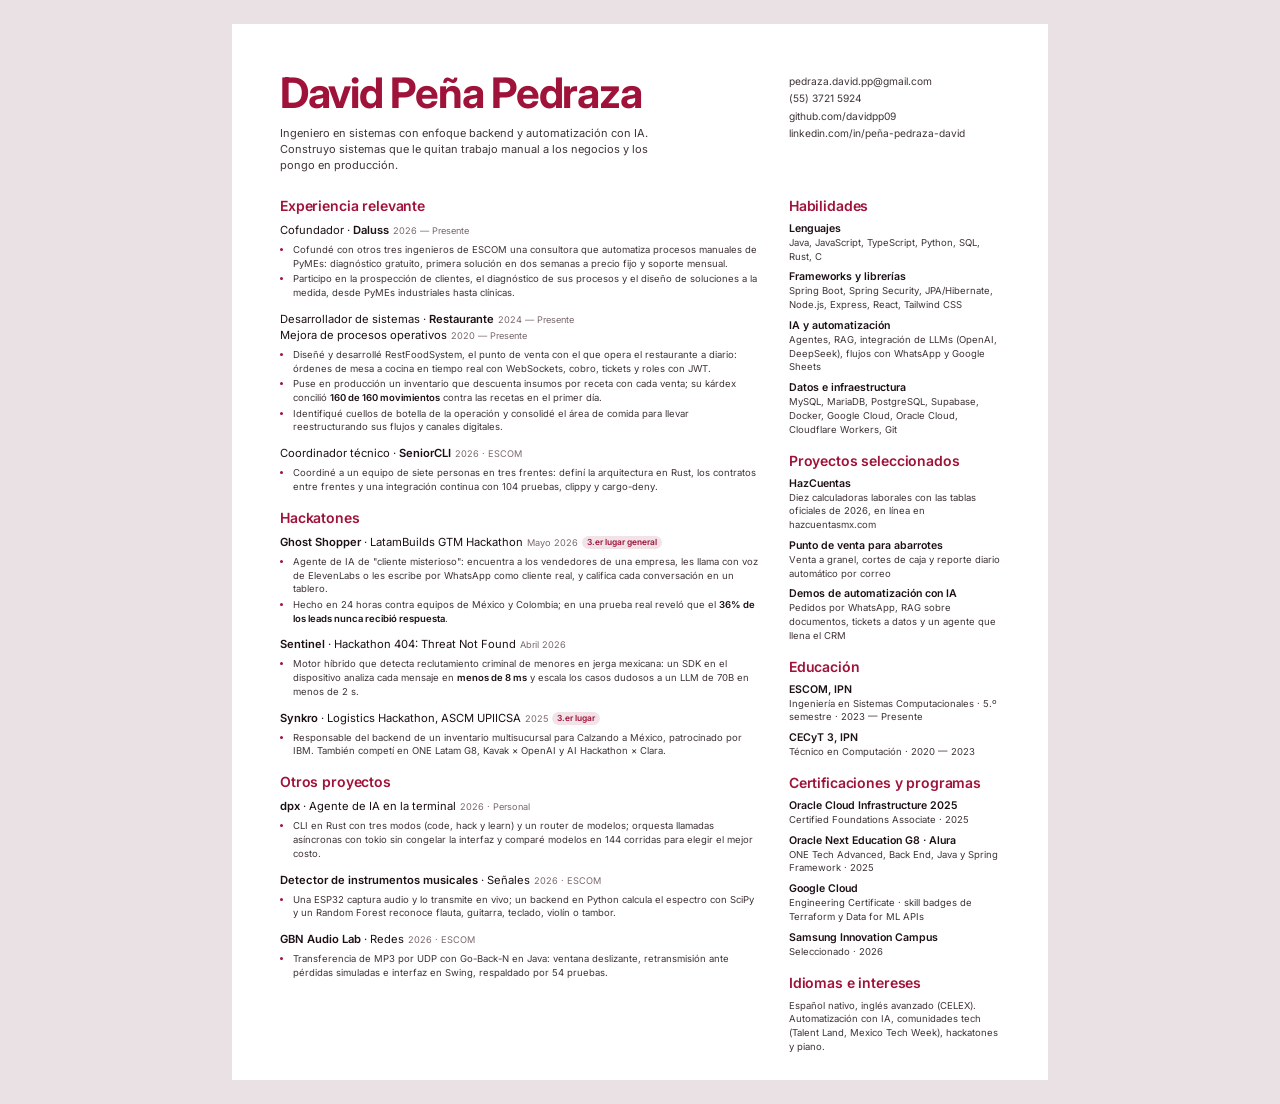
<file: sobre-mi/cv.html>
<!doctype html>
<html lang="es">
<head>
  <meta charset="utf-8">
  <meta name="viewport" content="width=device-width, initial-scale=1">
  <title>CV · David Peña Pedraza</title>
  <link rel="preconnect" href="https://fonts.googleapis.com">
  <link rel="preconnect" href="https://fonts.gstatic.com" crossorigin>
  <link href="https://fonts.googleapis.com/css2?family=Inter:wght@400;500;600;700;800&display=swap" rel="stylesheet">
  <style>
    /* CV de una página carta, con la composición del currículum de Brittany Chiang
       y el vino del portafolio como color de acento. */
    @page { size: letter; margin: 0; }
    :root { --accent: #9f1239; --ink: #1c0f16; --text: #3f3338; --dim: #7a6870; --line: #f1e3e7; }
    * { box-sizing: border-box; }
    html { background: #e9e1e4; }
    body { margin: 0; font-family: "Inter", system-ui, sans-serif; color: var(--text); -webkit-print-color-adjust: exact; print-color-adjust: exact; }
    .page { width: 8.5in; height: 11in; margin: 24px auto; padding: 0.5in 0.5in 0.4in; background: #fff; overflow: hidden; }
    @media print { html { background: #fff; } .page { margin: 0; } }

    h1, h2, h3, p, ul { margin: 0; }
    a { color: inherit; text-decoration: none; }
    b { font-weight: 600; color: var(--ink); }

    .head { display: grid; grid-template-columns: 1fr 2.2in; gap: 0.3in; align-items: start; }
    .head h1 { font-size: 42px; line-height: 1; font-weight: 700; letter-spacing: -0.03em; color: var(--accent); }
    .head .tag { margin-top: 12px; font-size: 11px; line-height: 1.45; max-width: 3.9in; }
    .contact { list-style: none; padding: 0; font-size: 10.2px; line-height: 1.7; margin-top: 1px; }

    .cols { display: grid; grid-template-columns: 1fr 2.2in; gap: 0.3in; margin-top: 0.24in; }
    h2 { font-size: 14px; font-weight: 600; color: var(--accent); margin-bottom: 8px; letter-spacing: -0.01em; }
    section + section { margin-top: 15px; }

    .job + .job { margin-top: 11px; }
    .role { font-size: 11.2px; line-height: 1.5; color: var(--ink); }
    .role b { font-weight: 600; }
    .when { margin-left: 4px; font-size: 9.2px; color: var(--dim); }
    .bullets { margin-top: 4px; padding-left: 13px; font-size: 9.5px; line-height: 1.46; }
    .bullets li + li { margin-top: 1.5px; }
    .bullets li::marker { color: var(--accent); }

    .side h3 { font-size: 10.6px; font-weight: 600; color: var(--ink); }
    .side p { margin-top: 1px; font-size: 9.5px; line-height: 1.45; }
    .side .item + .item { margin-top: 7px; }
    .badge { display: inline-block; margin-left: 4px; padding: 0 5px; border-radius: 99px; background: var(--line); color: var(--accent); font-size: 8.4px; font-weight: 600; line-height: 1.6; vertical-align: 1px; }
  </style>
</head>
<body>
  <main class="page">
    <header class="head">
      <div>
        <h1>David Peña Pedraza</h1>
        <p class="tag">Ingeniero en sistemas con enfoque backend y automatización con IA. Construyo sistemas que le quitan trabajo manual a los negocios y los pongo en producción.</p>
      </div>
      <ul class="contact">
        <li>pedraza.david.pp@gmail.com</li>
        <li>(55) 3721 5924</li>
        <li>github.com/davidpp09</li>
        <li>linkedin.com/in/peña-pedraza-david</li>
      </ul>
    </header>

    <div class="cols">
      <div>
        <section>
          <h2>Experiencia relevante</h2>

          <div class="job">
            <p class="role">Cofundador · <b>Daluss</b><span class="when">2026 — Presente</span></p>
            <ul class="bullets">
              <li>Cofundé con otros tres ingenieros de ESCOM una consultora que automatiza procesos manuales de PyMEs: diagnóstico gratuito, primera solución en dos semanas a precio fijo y soporte mensual.</li>
              <li>Participo en la prospección de clientes, el diagnóstico de sus procesos y el diseño de soluciones a la medida, desde PyMEs industriales hasta clínicas.</li>
            </ul>
          </div>

          <div class="job">
            <p class="role">Desarrollador de sistemas · <b>Restaurante</b><span class="when">2024 — Presente</span></p>
            <p class="role">Mejora de procesos operativos<span class="when">2020 — Presente</span></p>
            <ul class="bullets">
              <li>Diseñé y desarrollé RestFoodSystem, el punto de venta con el que opera el restaurante a diario: órdenes de mesa a cocina en tiempo real con WebSockets, cobro, tickets y roles con JWT.</li>
              <li>Puse en producción un inventario que descuenta insumos por receta con cada venta; su kárdex concilió <b>160 de 160 movimientos</b> contra las recetas en el primer día.</li>
              <li>Identifiqué cuellos de botella de la operación y consolidé el área de comida para llevar reestructurando sus flujos y canales digitales.</li>
            </ul>
          </div>

          <div class="job">
            <p class="role">Coordinador técnico · <b>SeniorCLI</b><span class="when">2026 · ESCOM</span></p>
            <ul class="bullets">
              <li>Coordiné a un equipo de siete personas en tres frentes: definí la arquitectura en Rust, los contratos entre frentes y una integración continua con 104 pruebas, clippy y cargo-deny.</li>
            </ul>
          </div>
        </section>

        <section>
          <h2>Hackatones</h2>

          <div class="job">
            <p class="role"><b>Ghost Shopper</b> · LatamBuilds GTM Hackathon<span class="when">Mayo 2026</span><span class="badge">3.er lugar general</span></p>
            <ul class="bullets">
              <li>Agente de IA de "cliente misterioso": encuentra a los vendedores de una empresa, les llama con voz de ElevenLabs o les escribe por WhatsApp como cliente real, y califica cada conversación en un tablero.</li>
              <li>Hecho en 24 horas contra equipos de México y Colombia; en una prueba real reveló que el <b>36% de los leads nunca recibió respuesta</b>.</li>
            </ul>
          </div>

          <div class="job">
            <p class="role"><b>Sentinel</b> · Hackathon 404: Threat Not Found<span class="when">Abril 2026</span></p>
            <ul class="bullets">
              <li>Motor híbrido que detecta reclutamiento criminal de menores en jerga mexicana: un SDK en el dispositivo analiza cada mensaje en <b>menos de 8 ms</b> y escala los casos dudosos a un LLM de 70B en menos de 2 s.</li>
            </ul>
          </div>

          <div class="job">
            <p class="role"><b>Synkro</b> · Logistics Hackathon, ASCM UPIICSA<span class="when">2025</span><span class="badge">3.er lugar</span></p>
            <ul class="bullets">
              <li>Responsable del backend de un inventario multisucursal para Calzando a México, patrocinado por IBM. También competí en ONE Latam G8, Kavak × OpenAI y AI Hackathon × Clara.</li>
            </ul>
          </div>
        </section>

        <section>
          <h2>Otros proyectos</h2>

          <div class="job">
            <p class="role"><b>dpx</b> · Agente de IA en la terminal<span class="when">2026 · Personal</span></p>
            <ul class="bullets">
              <li>CLI en Rust con tres modos (code, hack y learn) y un router de modelos; orquesta llamadas asíncronas con tokio sin congelar la interfaz y comparé modelos en 144 corridas para elegir el mejor costo.</li>
            </ul>
          </div>

          <div class="job">
            <p class="role"><b>Detector de instrumentos musicales</b> · Señales<span class="when">2026 · ESCOM</span></p>
            <ul class="bullets">
              <li>Una ESP32 captura audio y lo transmite en vivo; un backend en Python calcula el espectro con SciPy y un Random Forest reconoce flauta, guitarra, teclado, violín o tambor.</li>
            </ul>
          </div>

          <div class="job">
            <p class="role"><b>GBN Audio Lab</b> · Redes<span class="when">2026 · ESCOM</span></p>
            <ul class="bullets">
              <li>Transferencia de MP3 por UDP con Go-Back-N en Java: ventana deslizante, retransmisión ante pérdidas simuladas e interfaz en Swing, respaldado por 54 pruebas.</li>
            </ul>
          </div>
        </section>
      </div>

      <aside class="side">
        <section>
          <h2>Habilidades</h2>
          <div class="item"><h3>Lenguajes</h3><p>Java, JavaScript, TypeScript, Python, SQL, Rust, C</p></div>
          <div class="item"><h3>Frameworks y librerías</h3><p>Spring Boot, Spring Security, JPA/Hibernate, Node.js, Express, React, Tailwind CSS</p></div>
          <div class="item"><h3>IA y automatización</h3><p>Agentes, RAG, integración de LLMs (OpenAI, DeepSeek), flujos con WhatsApp y Google Sheets</p></div>
          <div class="item"><h3>Datos e infraestructura</h3><p>MySQL, MariaDB, PostgreSQL, Supabase, Docker, Google Cloud, Oracle Cloud, Cloudflare Workers, Git</p></div>
        </section>

        <section>
          <h2>Proyectos seleccionados</h2>
          <div class="item"><h3>HazCuentas</h3><p>Diez calculadoras laborales con las tablas oficiales de 2026, en línea en hazcuentasmx.com</p></div>
          <div class="item"><h3>Punto de venta para abarrotes</h3><p>Venta a granel, cortes de caja y reporte diario automático por correo</p></div>
          <div class="item"><h3>Demos de automatización con IA</h3><p>Pedidos por WhatsApp, RAG sobre documentos, tickets a datos y un agente que llena el CRM</p></div>
        </section>

        <section>
          <h2>Educación</h2>
          <div class="item"><h3>ESCOM, IPN</h3><p>Ingeniería en Sistemas Computacionales · 5.º semestre · 2023 — Presente</p></div>
          <div class="item"><h3>CECyT 3, IPN</h3><p>Técnico en Computación · 2020 — 2023</p></div>
        </section>

        <section>
          <h2>Certificaciones y programas</h2>
          <div class="item"><h3>Oracle Cloud Infrastructure 2025</h3><p>Certified Foundations Associate · 2025</p></div>
          <div class="item"><h3>Oracle Next Education G8 · Alura</h3><p>ONE Tech Advanced, Back End, Java y Spring Framework · 2025</p></div>
          <div class="item"><h3>Google Cloud</h3><p>Engineering Certificate · skill badges de Terraform y Data for ML APIs</p></div>
          <div class="item"><h3>Samsung Innovation Campus</h3><p>Seleccionado · 2026</p></div>
        </section>

        <section>
          <h2>Idiomas e intereses</h2>
          <p>Español nativo, inglés avanzado (CELEX). Automatización con IA, comunidades tech (Talent Land, Mexico Tech Week), hackatones y piano.</p>
        </section>
      </aside>
    </div>
  </main>
</body>
</html>
</file>
<file: styles.css>
:root {
  /* Base clara, teñida del vino del portafolio (sobre-mi/) para que se sientan
     de la misma familia: tinta vino, grises rosados y un acento rosa oscuro. */
  --bg: #f9f1f3;
  --surface: #ffffff;
  --soft: #f3e6eb;
  --ink: #1c0f16;
  --muted: #66525b;
  --faint: #9c8790;
  --line: #ecdbe2;
  --line-strong: #d6c3cb;
  --wine: #1c0f16;
  --rose: #be185d;
  --rose-soft: rgba(190, 24, 93, 0.08);
  --glow: rgba(190, 24, 93, 0.10);
  --mx: -1000px;
  --my: -1000px;
  --signal: #e2453c;
  --signal-soft: #fcecea;
  --ok: #1f7a4d;
  --ok-soft: #e6f2ec;
  --warn: #a8650a;
  --warn-soft: #fbf0df;
  --serif: "Hedvig Letters Serif", Georgia, "Times New Roman", serif;
  --sans: "Inter", system-ui, -apple-system, "Segoe UI", Roboto, sans-serif;
  --mono: "JetBrains Mono", ui-monospace, Consolas, monospace;
  --shadow: 0 1px 2px rgba(28, 15, 22, 0.04), 0 12px 32px -12px rgba(28, 15, 22, 0.14);
  --shadow-lg: 0 2px 4px rgba(28, 15, 22, 0.04), 0 40px 80px -30px rgba(28, 15, 22, 0.3);
}

* { box-sizing: border-box; }
html { -webkit-text-size-adjust: 100%; scroll-behavior: smooth; overflow-x: clip; }
body { overflow-x: clip; }
body {
  margin: 0;
  background: var(--bg);
  color: var(--ink);
  font-family: var(--sans);
  font-size: 15px;
  line-height: 1.55;
  -webkit-font-smoothing: antialiased;
}
h1, h2, h3, p { margin: 0; }
a { color: inherit; }
button { font: inherit; color: inherit; }
::selection { background: rgba(190, 24, 93, 0.18); }

/* Luz rosa que sigue al mouse, como en el portafolio pero más tenue */
.spotlight { pointer-events: none; position: fixed; inset: 0; z-index: 0; background: radial-gradient(600px at var(--mx) var(--my), var(--glow), transparent 80%); }
.top, main, .foot { position: relative; z-index: 1; }
.top { z-index: 20; }

/* Etiqueta en mayúsculas espaciadas: la firma del portafolio */
.eyebrow { display: block; margin-bottom: 14px; font-size: 12px; font-weight: 700; letter-spacing: .12em; text-transform: uppercase; color: var(--rose); }

.sr-only { position: absolute; width: 1px; height: 1px; overflow: hidden; clip: rect(0 0 0 0); white-space: nowrap; }

.wrap { width: 100%; max-width: 1200px; margin: 0 auto; padding: 0 16px; }
@media (min-width: 760px) { .wrap { padding: 0 32px; } }

/* Botones: rectangulares, como Hellomatik */
.btn {
  display: inline-flex; align-items: center; justify-content: center; gap: 8px;
  height: 44px; padding: 0 18px; border: 1px solid transparent; border-radius: 2px;
  font-size: 14px; font-weight: 500; text-decoration: none; cursor: pointer; white-space: nowrap;
  transition: background .15s ease, color .15s ease, border-color .15s ease;
}
.btn:disabled { opacity: .45; cursor: default; }
.btn--sm { height: 36px; padding: 0 14px; font-size: 13.5px; }
.btn--dark { background: var(--ink); color: var(--bg); }
.btn--dark:hover { background: #3a2130; }
.btn--line { border-color: var(--rose); color: var(--rose); background: transparent; }
.btn--line:hover { background: var(--rose); color: #fff; }
.btn--signal { background: var(--ink); color: var(--bg); }
.btn--signal:hover { background: #3a2130; }
.link { background: none; border: 0; padding: 0; color: var(--muted); font-size: 13px; cursor: pointer; text-decoration: underline; text-underline-offset: 3px; }
.link:hover { color: var(--ink); }

.chip {
  border: 1px solid transparent; background: var(--rose-soft); border-radius: 999px;
  padding: 6px 12px; font-size: 13px; font-weight: 500; color: var(--rose); cursor: pointer; white-space: nowrap;
  transition: border-color .15s ease, background .15s ease;
}
.chip:hover { border-color: rgba(190, 24, 93, .35); }

/* Encabezado */
.top { position: sticky; top: 0; z-index: 20; background: rgba(249, 241, 243, .85); backdrop-filter: blur(12px); border-bottom: 1px solid transparent; transition: border-color .2s ease; }
.top__inner { display: flex; align-items: center; justify-content: space-between; height: 64px; }
.brand { font-family: var(--serif); font-size: 22px; text-decoration: none; letter-spacing: -.01em; }
.top__nav { display: flex; align-items: center; gap: 26px; font-size: 11.5px; font-weight: 700; letter-spacing: .1em; text-transform: uppercase; }
.top__nav .btn { font-size: 13.5px; font-weight: 500; letter-spacing: 0; text-transform: none; }
.top__nav a:not(.btn) { color: var(--faint); text-decoration: none; transition: color .15s ease; }
.top__nav a:not(.btn):hover { color: var(--rose); }

/* Portada */
.hero { position: relative; padding-top: 104px; padding-bottom: 72px; text-align: center; }
.hero::before { content: ""; position: absolute; z-index: -1; left: 50%; top: 20px; width: min(900px, 100%); height: 520px; transform: translateX(-50%); background: radial-gradient(closest-side, rgba(253, 164, 175, .45), rgba(190, 24, 93, .08) 55%, transparent); pointer-events: none; }
.hero h1 em { font-style: italic; color: var(--rose); }
.hero h1 {
  max-width: 15ch; margin: 0 auto;
  font-family: var(--serif); font-weight: 400;
  font-size: clamp(2.6rem, 6.4vw, 4.6rem); line-height: 1.04; letter-spacing: -.025em;
}
.hero__lead { max-width: 36em; margin: 24px auto 0; color: var(--muted); font-size: 1.12rem; }
.hero__actions { display: flex; justify-content: center; flex-wrap: wrap; gap: 10px; margin-top: 34px; }

/* Vitrina de demos */
.showcase { padding-bottom: 40px; scroll-margin-top: 64px; }
.showcase__head { max-width: 640px; margin: 0 auto 32px; text-align: center; }
.showcase__head h2 em, .process h2 em, .closing h2 em { font-style: italic; color: var(--rose); }
.closing h2 em { color: #fda4af; }
.showcase__head h2 { font-family: var(--serif); font-weight: 400; font-size: clamp(1.8rem, 3.6vw, 2.4rem); line-height: 1.1; letter-spacing: -.02em; }
.showcase__head p { margin-top: 12px; color: var(--muted); }
.showcase__head strong { color: var(--ink); font-weight: 500; }
.showcase__note { max-width: 560px; margin: 22px auto 0; text-align: center; font-size: 13px; color: var(--faint); }

.window { background: var(--surface); border: 1px solid var(--line); border-top: 2px solid var(--rose); border-radius: 10px; box-shadow: var(--shadow-lg); overflow: hidden; }
.window__bar { display: flex; align-items: center; gap: 7px; height: 40px; padding: 0 14px; border-bottom: 1px solid var(--line); background: #fbfaf8; }
.window__bar i { width: 10px; height: 10px; border-radius: 50%; background: #fda4af; }
.window__bar i + i { background: #f9c6cf; }
.window__bar i + i + i { background: var(--line-strong); }
.window__bar span { margin-left: 10px; font-size: 12.5px; color: var(--faint); }
.window__body { padding: 18px; background: var(--bg); }
@media (min-width: 760px) { .window__body { padding: 26px; } }

/* Pestañas: control segmentado */
.tabs { display: grid; grid-template-columns: repeat(4, 1fr); gap: 4px; padding: 4px; background: var(--soft); border: 1px solid var(--line); border-radius: 4px; }
.tab {
  display: flex; align-items: baseline; gap: 9px; text-align: left;
  padding: 10px 12px; border: 0; border-radius: 2px; background: transparent; cursor: pointer;
  color: var(--muted); font-size: 14px; transition: background .15s ease, color .15s ease;
}
.tab:hover { color: var(--ink); }
.tab[aria-selected="true"] { background: var(--surface); color: var(--ink); box-shadow: 0 1px 2px rgba(0,0,0,.06), 0 0 0 1px var(--line); }
.tab__k { font-family: var(--serif); font-size: 15px; color: var(--faint); }
.tab[aria-selected="true"] .tab__k { color: var(--rose); }
.tab__t { font-weight: 500; }

/* Demo */
.demo { padding-top: 26px; }
.demo[hidden] { display: none; }
.demo__head { display: grid; gap: 16px; margin-bottom: 20px; }
.demo__head h2 { font-family: var(--serif); font-weight: 400; font-size: clamp(1.45rem, 2.6vw, 1.85rem); line-height: 1.15; letter-spacing: -.015em; }
.demo__head p { margin-top: 8px; color: var(--muted); max-width: 42em; }
.demo__body { display: grid; grid-template-columns: 1fr 1fr; gap: 14px; }

/* Flujo de pasos */
.flow { list-style: none; margin: 0; padding: 0; display: flex; align-items: center; flex-wrap: wrap; gap: 4px; font-size: 12.5px; }
.flow li {
  display: inline-flex; align-items: center; gap: 7px;
  padding: 5px 11px; border-radius: 999px; border: 1px solid var(--line); background: var(--surface); color: var(--faint);
  transition: color .2s ease, border-color .2s ease, background .2s ease;
}
.flow li::before { content: ""; width: 6px; height: 6px; border-radius: 50%; background: currentColor; opacity: .45; }
.flow li.is-active { color: var(--ink); border-color: var(--c, var(--ink)); background: color-mix(in srgb, var(--c, var(--ink)) 8%, white); }
.flow li.is-active::before { opacity: 1; background: var(--c, var(--ink)); animation: pulse 1s ease-in-out infinite; }
.flow li.is-done { color: var(--ink); }
.flow li.is-done::before { opacity: 1; background: var(--c, var(--ok)); }
.flow li.is-fail { color: var(--warn); border-color: #e6cfa4; background: var(--warn-soft); }
@keyframes pulse { 50% { transform: scale(1.6); opacity: .45; } }

.status { display: flex; align-items: center; gap: 14px; }
.orb { flex: none; width: 88px; height: 88px; border-radius: 6px; background: var(--surface); box-shadow: 0 0 0 1px var(--line); }

/* Paneles */
.pane { display: flex; flex-direction: column; min-width: 0; background: var(--surface); border: 1px solid var(--line); border-radius: 6px; box-shadow: var(--shadow); overflow: hidden; }
.pane__bar { display: flex; align-items: center; justify-content: space-between; gap: 12px; padding: 11px 14px; border-bottom: 1px solid var(--line); }
.pane__title { font-size: 11px; font-weight: 700; letter-spacing: .1em; text-transform: uppercase; }
.pane__meta { font-size: 12px; color: var(--faint); }
.pane__foot { padding: 12px 14px; border-top: 1px solid var(--line); display: flex; justify-content: flex-end; }
.pane--frags, .pane--crm { margin-top: 14px; }
.mini { font-size: 12px; font-weight: 600; color: var(--muted); margin-bottom: 8px; }
.empty { color: var(--faint); font-size: 14px; padding: 18px 0; }

/* Chat */
.chat { flex: 1; min-height: 260px; max-height: 420px; overflow-y: auto; padding: 16px 14px; display: flex; flex-direction: column; gap: 8px; background: #fcfbf9; }
.msg { max-width: 86%; padding: 9px 12px; border-radius: 10px; white-space: pre-line; font-size: 14px; animation: rise .25s ease both; }
.msg--bot { align-self: flex-start; background: var(--surface); border: 1px solid var(--line); border-top-left-radius: 3px; }
.msg--user { align-self: flex-end; background: var(--ink); color: var(--bg); border-top-right-radius: 3px; }
.msg--typing { color: var(--faint); font-size: 12.5px; font-style: italic; }
.msg .cite { display: inline-block; margin-top: 8px; font-family: var(--mono); font-size: 11.5px; color: var(--rose); background: var(--rose-soft); border-radius: 999px; padding: 2px 8px; }
@keyframes rise { from { opacity: 0; transform: translateY(6px); } }

.presets { display: flex; gap: 6px; padding: 10px 14px 0; overflow-x: auto; scrollbar-width: none; }
.presets::-webkit-scrollbar { display: none; }
.composer { display: flex; gap: 8px; align-items: flex-end; padding: 10px 14px 14px; }
.composer textarea {
  flex: 1; resize: none; min-height: 44px; max-height: 140px; padding: 11px 12px;
  border: 1px solid var(--line); border-radius: 2px; background: var(--surface); font: inherit; font-size: 14px; color: var(--ink);
}
.composer textarea:focus { outline: none; border-color: var(--ink); }

/* Salida del sistema */
.system { padding: 14px; flex: 1; }
.order { border: 1px solid var(--line); border-radius: 4px; overflow: hidden; animation: rise .3s ease both; }
.order__head { display: flex; justify-content: space-between; align-items: center; gap: 10px; padding: 10px 12px; background: var(--soft); }
.order__id { font-family: var(--mono); font-weight: 500; font-size: 13.5px; }
.order__meta { display: flex; flex-wrap: wrap; gap: 6px 14px; padding: 10px 12px; font-size: 13px; color: var(--muted); border-top: 1px solid var(--line); }
.order__meta b { color: var(--ink); font-weight: 500; }
.order__total { display: flex; justify-content: space-between; padding: 10px 12px; border-top: 1px solid var(--line); font-weight: 600; }
.notes { list-style: none; margin: 10px 0 0; padding: 0; display: grid; gap: 6px; }
.notes li { font-size: 13px; padding: 7px 10px; border-radius: 2px; background: var(--warn-soft); color: var(--warn); }

.badge { display: inline-block; font-size: 11.5px; font-weight: 500; padding: 2px 9px; border-radius: 999px; background: var(--soft); color: var(--muted); }
.badge--ok { background: var(--ok-soft); color: var(--ok); }
.badge--signal { background: var(--signal-soft); color: var(--signal); }
.badge--warn { background: var(--warn-soft); color: var(--warn); }

/* Tablas */
.inventory, .ledger { padding: 0 14px 14px; }
.table-scroll { overflow-x: auto; }
.table { width: 100%; border-collapse: collapse; font-size: 13px; }
.table th { text-align: left; font-weight: 500; color: var(--faint); padding: 7px 8px; border-bottom: 1px solid var(--line); white-space: nowrap; }
.table td { padding: 8px; border-bottom: 1px solid var(--line); vertical-align: middle; }
.table tr:last-child td { border-bottom: 0; }
.table .num { text-align: right; font-family: var(--mono); font-size: 12.5px; font-variant-numeric: tabular-nums; white-space: nowrap; }
.table tr.is-new td, .table tr.is-changed td { animation: flash 1.6s ease both; }
@keyframes flash { 0%, 30% { background: #fdf3d6; } }
.stock { display: flex; align-items: center; gap: 8px; }
.stock__bar { flex: 1; min-width: 50px; height: 4px; border-radius: 2px; background: var(--soft); overflow: hidden; }
.stock__bar i { display: block; height: 100%; background: var(--ink); transition: width .6s ease; }
.stock__bar i.low { background: var(--warn); }

/* RAG */
.docs { list-style: none; margin: 0; padding: 8px; display: grid; gap: 2px; }
.doc { display: flex; align-items: center; gap: 10px; padding: 9px 10px; border-radius: 3px; transition: background .2s ease; }
.doc__icon { flex: none; width: 26px; height: 32px; border-radius: 2px; border: 1px solid var(--line); background: linear-gradient(var(--soft) 0 0) 5px 8px / 14px 2px no-repeat, linear-gradient(var(--soft) 0 0) 5px 13px / 12px 2px no-repeat, linear-gradient(var(--soft) 0 0) 5px 18px / 14px 2px no-repeat, var(--surface); }
.doc__name { font-family: var(--mono); font-size: 12px; }
.doc__title { font-size: 12.5px; color: var(--faint); }
.doc.is-hit { background: #fdf3d6; }
.doc.is-hit .doc__icon { border-color: var(--ink); }
#demo-rag .demo__body { grid-template-columns: 290px 1fr; }

.frags { padding: 6px 14px 14px; display: grid; gap: 10px; }
.frag { display: grid; grid-template-columns: 130px 1fr; gap: 14px; padding: 12px 0; border-bottom: 1px solid var(--line); animation: rise .3s ease both; }
.frag:last-child { border-bottom: 0; }
.frag__src { font-family: var(--mono); font-size: 11.5px; color: var(--muted); }
.frag__score { margin-top: 6px; height: 3px; border-radius: 2px; background: var(--soft); overflow: hidden; }
.frag__score i { display: block; height: 100%; background: var(--ink); }
.frag__text { font-size: 14px; }
.frag.is-used .frag__text { font-weight: 500; }
mark { background: #fbe6a6; color: inherit; border-radius: 2px; padding: 0 2px; }

/* Ticket */
.ticket-picker { display: flex; gap: 8px; margin-bottom: 14px; overflow-x: auto; }
.ticket-picker .chip[aria-pressed="true"] { background: var(--rose); color: #fff; }
.receipt-stage { flex: 1; display: grid; place-items: center; padding: 26px 14px; background: var(--soft); }
.receipt {
  position: relative; width: 100%; max-width: 290px; padding: 20px 18px 26px; background: #fffef9;
  font-family: var(--mono); font-size: 11.5px; line-height: 1.6; color: #2b2b2b;
  box-shadow: 0 10px 24px rgba(0,0,0,.08), 0 1px 3px rgba(0,0,0,.08); transform: rotate(-1.2deg);
  -webkit-mask: radial-gradient(circle at 6px 100%, transparent 5px, #000 5.5px) 0 0 / 12px 100% repeat-x;
          mask: radial-gradient(circle at 6px 100%, transparent 5px, #000 5.5px) 0 0 / 12px 100% repeat-x;
}
.receipt__center { text-align: center; }
.receipt__row { display: flex; justify-content: space-between; gap: 10px; border-radius: 2px; transition: background .25s ease; }
.receipt__sep { border-top: 1px dashed #bbb; margin: 8px 0; }
.receipt .is-hit { background: #fbe6a6; }
.receipt.is-scanning::after {
  content: ""; position: absolute; left: -8px; right: -8px; height: 2px; top: 0;
  background: var(--signal); box-shadow: 0 0 14px 4px rgba(226, 69, 60, .35);
  animation: scan 1.4s ease-in-out infinite alternate;
}
@keyframes scan { to { top: 100%; } }

.fields { margin: 0; padding: 8px 14px 14px; display: grid; grid-template-columns: auto 1fr auto; gap: 0 12px; align-items: center; }
.fields dt { font-size: 13px; color: var(--faint); padding: 8px 0; border-bottom: 1px solid var(--line); }
.fields dd { margin: 0; padding: 8px 0; border-bottom: 1px solid var(--line); font-weight: 500; animation: rise .25s ease both; }
.fields .conf { font-family: var(--mono); font-size: 11px; color: var(--ok); text-align: right; }
.fields .empty { grid-column: 1 / -1; }

/* CRM */
.inbox { list-style: none; margin: 0; padding: 6px; display: grid; gap: 2px; border-bottom: 1px solid var(--line); }
.inbox__item { display: grid; grid-template-columns: 1fr auto; gap: 2px 10px; width: 100%; text-align: left; padding: 9px 10px; border: 0; border-radius: 3px; background: transparent; cursor: pointer; }
.inbox__item:hover { background: var(--soft); }
.inbox__item[aria-pressed="true"] { background: var(--soft); box-shadow: inset 2px 0 0 var(--rose); }
.inbox__from { font-weight: 600; font-size: 13.5px; }
.inbox__subj { grid-column: 1 / -1; font-size: 13px; color: var(--muted); white-space: nowrap; overflow: hidden; text-overflow: ellipsis; }
.email { padding: 14px; flex: 1; font-size: 14px; }
.email__meta { font-size: 12.5px; color: var(--faint); margin-bottom: 10px; }
.email__subj { font-family: var(--serif); font-size: 18px; margin-bottom: 8px; }
.email__body { white-space: pre-line; color: var(--muted); }

.log { list-style: none; margin: 0; padding: 12px 14px; display: grid; gap: 2px; flex: 1; font-size: 13.5px; }
.log__step { display: grid; grid-template-columns: 18px 1fr; gap: 10px; padding: 7px 0; animation: rise .25s ease both; }
.log__icon { width: 16px; height: 16px; margin-top: 2px; border-radius: 50%; border: 2px solid var(--line); }
.log__step.is-running .log__icon { border-color: var(--ink); border-top-color: transparent; animation: spin .7s linear infinite; }
.log__step.is-done .log__icon { border: 0; background: var(--ok) url("data:image/svg+xml,%3Csvg xmlns='http://www.w3.org/2000/svg' viewBox='0 0 16 16'%3E%3Cpath d='M4.5 8.2l2.2 2.2 4.8-4.8' fill='none' stroke='white' stroke-width='1.8' stroke-linecap='round' stroke-linejoin='round'/%3E%3C/svg%3E") center / 14px no-repeat; }
.log__tool { font-family: var(--mono); font-size: 12px; color: var(--rose); background: var(--rose-soft); border-radius: 999px; padding: 2px 9px; display: inline-block; }
.log__result { color: var(--muted); font-size: 13px; margin-top: 3px; }
@keyframes spin { to { transform: rotate(360deg); } }
.draft { margin: 0 14px 14px; padding: 12px 14px; border: 1px dashed var(--line-strong); border-radius: 3px; background: #fcfbf9; font-size: 14px; white-space: pre-line; }
.table--crm td:first-child { font-weight: 500; }

/* Cómo trabajo */
.process { padding-top: 110px; padding-bottom: 110px; }
.process h2 { font-family: var(--serif); font-weight: 400; font-size: clamp(1.8rem, 3.6vw, 2.4rem); letter-spacing: -.02em; }
.process__list { list-style: none; margin: 36px 0 0; padding: 0; display: grid; grid-template-columns: repeat(3, 1fr); border-top: 1px solid var(--line); }
.process__list li { padding: 26px 26px 0 0; }
.process__list li + li { padding-left: 26px; border-left: 1px solid var(--line); }
.process__list span { font-size: 12px; font-weight: 700; letter-spacing: .12em; color: var(--rose); }
.process__list h3 { margin: 10px 0 8px; font-family: var(--serif); font-weight: 400; font-size: 1.35rem; line-height: 1.2; }
.process__list p { color: var(--muted); }

/* Cierre */
.closing { position: relative; overflow: hidden; padding: 96px 0; background: var(--wine); color: #f3e7ec; }
.closing::before { content: ""; position: absolute; inset: -40% 40% 20% -20%; background: radial-gradient(closest-side, rgba(190, 24, 93, .22), transparent); pointer-events: none; }
.closing .wrap { position: relative; }
.closing .eyebrow { color: #fda4af; }
.closing h2 { font-family: var(--serif); font-weight: 400; font-size: clamp(2rem, 4.6vw, 3.2rem); line-height: 1.08; letter-spacing: -.02em; }
.closing p { max-width: 34em; margin-top: 18px; color: #b8a2ab; font-size: 1.05rem; }
.closing__bar {
  display: flex; align-items: center; justify-content: space-between; gap: 16px;
  margin-top: 44px; padding: 26px 26px; background: #2c1823; text-decoration: none;
  font-family: var(--serif); font-size: clamp(1.4rem, 3vw, 2rem); transition: background .2s ease;
}
.closing__bar:hover { background: #3a2130; }
.closing__arrow { display: grid; place-items: center; width: 44px; height: 44px; background: #fda4af; color: var(--wine); font-family: var(--sans); font-size: 20px; transition: transform .2s ease; }
.closing__bar:hover .closing__arrow { transform: translateX(4px); }

.foot { background: var(--wine); color: #856c77; border-top: 1px solid #3a2430; }
.foot__inner { display: flex; justify-content: space-between; gap: 12px; padding: 22px 16px; font-size: 13px; }
.foot a { color: #b8a2ab; text-decoration: none; transition: color .15s ease; }
.foot a:hover { color: #fda4af; }

/* Responsivo */
@media (max-width: 980px) {
  #demo-rag .demo__body { grid-template-columns: 1fr; }
}
@media (max-width: 760px) {
  .top__nav a:not(.btn) { display: none; }
  .hero { padding-top: 64px; padding-bottom: 48px; }
  .hero__actions .btn { flex: 1 1 100%; }
  .tabs { display: flex; overflow-x: auto; scrollbar-width: none; }
  .tabs::-webkit-scrollbar { display: none; }
  .tab { flex: none; }
  .demo__body { grid-template-columns: 1fr; }
  .flow { flex-wrap: nowrap; overflow-x: auto; scrollbar-width: none; }
  .flow::-webkit-scrollbar { display: none; }
  .flow li { flex: none; }
  .orb { width: 64px; height: 64px; }
  .status { gap: 10px; }
  .frag { grid-template-columns: 1fr; gap: 6px; }
  .chat { max-height: 360px; }
  .process { padding-top: 72px; padding-bottom: 72px; }
  .process__list { grid-template-columns: 1fr; }
  .process__list li, .process__list li + li { padding: 22px 0; border-left: 0; border-bottom: 1px solid var(--line); }
  .closing { padding: 72px 0; }
  .foot__inner { flex-direction: column; align-items: center; }
}
@media (prefers-reduced-motion: reduce) {
  html { scroll-behavior: auto; }
  *, *::before, *::after { animation: none !important; transition: none !important; }
}
</file>
<file: sobre-mi/styles.css>
:root {
  /* Paleta vino, con la lógica de Brittany Chiang: fondo profundo, grises
     teñidos del mismo tono y un solo acento claro para etiquetas y hover. */
  --bg: #1c0f16;
  --text: #b8a2ab;
  --strong: #f3e7ec;
  --dim: #856c77;
  --accent: #fda4af;
  --pill-bg: rgba(251, 113, 133, 0.12);
  --card-hover: rgba(61, 33, 46, 0.5);
  --glow: rgba(190, 24, 93, 0.15);
  --mx: -1000px;
  --my: -1000px;
}

/* Todo está en rem: en pantallas grandes la base crece y el diseño llena el ancho. */
html { font-size: 16px; scroll-behavior: smooth; }
@media (min-width: 1024px) { html { font-size: clamp(16px, 1.25vw, 24px); } }

* { box-sizing: border-box; }
body {
  margin: 0;
  background: var(--bg);
  color: var(--text);
  font-family: "Inter", system-ui, -apple-system, "Segoe UI", Roboto, sans-serif;
  font-size: 1rem;
  line-height: 1.625;
  -webkit-font-smoothing: antialiased;
}
::selection { background: color-mix(in srgb, var(--accent) 30%, transparent); color: #fff; }
a { color: inherit; text-decoration: none; }
h1, h2, h3, p { margin: 0; }
strong { color: var(--strong); font-weight: 500; }

.spotlight {
  pointer-events: none;
  position: fixed;
  inset: 0;
  z-index: 0;
  background: radial-gradient(37.5rem at var(--mx) var(--my), var(--glow), transparent 80%);
}

.skip {
  position: absolute;
  left: -9999px;
  top: 1rem;
  z-index: 50;
  padding: 0.6rem 1rem;
  border-radius: 0.375rem;
  background: var(--accent);
  color: var(--bg);
  font-weight: 600;
}
.skip:focus { left: 1rem; }

.layout {
  position: relative;
  z-index: 1;
  max-width: 80rem;
  min-height: 100vh;
  margin: 0 auto;
  padding: 3rem 1.5rem;
}

/* Columna izquierda */
.side h1 { font-size: 2.25rem; line-height: 1.1; font-weight: 700; letter-spacing: -0.025em; color: var(--strong); }
.side h1 a { color: inherit; }
.side h2 { margin-top: 0.75rem; font-size: 1.125rem; line-height: 1.75rem; font-weight: 500; letter-spacing: -0.025em; color: var(--strong); }
.tagline { margin-top: 1rem; max-width: 20rem; line-height: 1.5; }

.nav { display: none; }
.nav ul { list-style: none; margin: 4rem 0 0; padding: 0; width: max-content; }
.nav a { display: flex; align-items: center; padding: 0.75rem 0; }
.nav__line { width: 2rem; height: 1px; margin-right: 1rem; background: var(--dim); transition: width 0.15s ease, background 0.15s ease; }
.nav__text { font-size: 0.75rem; font-weight: 700; letter-spacing: 0.1em; text-transform: uppercase; color: var(--dim); transition: color 0.15s ease; }
.nav a:hover .nav__line, .nav a:focus-visible .nav__line, .nav a.is-active .nav__line { width: 4rem; background: var(--strong); }
.nav a:hover .nav__text, .nav a:focus-visible .nav__text, .nav a.is-active .nav__text { color: var(--strong); }

.social { list-style: none; display: flex; align-items: center; gap: 1.25rem; margin: 2rem 0 0 0.25rem; padding: 0; }
.social a { display: block; color: var(--text); transition: color 0.15s ease; }
.social a:hover, .social a:focus-visible { color: var(--strong); }
.social svg { width: 1.5rem; height: 1.5rem; fill: currentColor; display: block; }

/* Columna derecha */
.content { padding: 6rem 0 4rem; }
.section:last-child { margin-bottom: 0; }
.section { margin-bottom: 4rem; scroll-margin-top: 4rem; }
.section > p + p { margin-top: 1rem; }
.section__sticky {
  position: sticky;
  top: 0;
  z-index: 5;
  margin: 0 -1.5rem 1rem;
  padding: 1.25rem 1.5rem;
  background: color-mix(in srgb, var(--bg) 80%, transparent);
  backdrop-filter: blur(8px);
  font-size: 0.875rem;
  font-weight: 700;
  letter-spacing: 0.1em;
  text-transform: uppercase;
  color: var(--strong);
}

.inline { color: var(--strong); font-weight: 500; transition: color 0.15s ease; }
.inline:hover, .inline:focus-visible { color: var(--accent); }

/* Tarjetas */
.cards { list-style: none; margin: 0; padding: 0; display: grid; gap: 3rem; }
.card { position: relative; display: grid; gap: 0.5rem; transition: opacity 0.2s ease; }
.card::before {
  content: "";
  position: absolute;
  inset: -1rem -1.5rem;
  z-index: -1;
  border-radius: 0.375rem;
  transition: background 0.2s ease, box-shadow 0.2s ease;
}
.card__when { margin-top: 0.25rem; font-size: 0.75rem; line-height: 1.25rem; font-weight: 600; letter-spacing: 0.05em; text-transform: uppercase; color: var(--dim); }
.card h3 { font-size: 1rem; line-height: 1.375; font-weight: 500; color: var(--strong); }
.card p:not(.card__when) { margin-top: 0.5rem; font-size: 0.875rem; line-height: 1.625; }
.card__link { transition: color 0.15s ease; }
.card__hit { position: absolute; inset: -1rem -1.5rem; z-index: 1; border-radius: 0.375rem; }
.arrow { display: inline-block; margin-left: 0.25rem; font-size: 0.875rem; transition: transform 0.15s ease; }

.pills { list-style: none; display: flex; flex-wrap: wrap; gap: 0.5rem; margin: 0.75rem 0 0; padding: 0; }
.pills li { padding: 0.25rem 0.75rem; border-radius: 999px; background: var(--pill-bg); color: var(--accent); font-size: 0.75rem; font-weight: 500; line-height: 1.25rem; }



/* Accesibilidad: texto solo para lectores de pantalla */
.sr-only { position: absolute; width: 1px; height: 1px; overflow: hidden; clip: rect(0 0 0 0); white-space: nowrap; }

/* Easter egg: "piano" se pinta letra por letra, toca In the Pool y trae el cursor de motosierra */
:root { --chainsaw: url("data:image/svg+xml,%3Csvg xmlns='http://www.w3.org/2000/svg' width='32' height='32' viewBox='0 0 32 32'%3E%3Cg transform='rotate(-45 16 16)'%3E%3Crect x='-2' y='13' width='20' height='6' rx='3' fill='%23cbd5e1' stroke='%23334155'/%3E%3Cpath d='M0 13l2-2 2 2 2-2 2 2 2-2 2 2 2-2 2 2' fill='none' stroke='%23334155'/%3E%3Crect x='16' y='9' width='14' height='14' rx='3' fill='%23f97316' stroke='%237c2d12' stroke-width='1.2'/%3E%3Crect x='19' y='6' width='8' height='4' rx='1.5' fill='%23111827'/%3E%3C/g%3E%3C/svg%3E") 3 3, pointer; }
.egg { display: inline; padding: 0; border: 0; background: none; font: inherit; color: var(--strong); font-weight: 500; cursor: var(--chainsaw); }
.egg [aria-hidden] > span { display: inline-block; transition: color 75ms ease, transform 75ms ease; transition-delay: var(--d); }
.egg:hover [aria-hidden] > span, .egg:focus-visible [aria-hidden] > span, .egg[aria-pressed="true"] [aria-hidden] > span { color: var(--c, inherit); transform: translateY(-1px); }
.egg[aria-pressed="true"] [aria-hidden] > span { animation: bounce 0.6s ease-in-out infinite alternate; animation-delay: var(--d); }
@keyframes bounce { to { transform: translateY(-3px); } }
html.is-playing, html.is-playing * { cursor: var(--chainsaw) !important; }

/* Disco escondido abajo a la derecha */
.vinyl { position: absolute; right: 1rem; bottom: 1rem; z-index: 3; width: 3.25rem; height: 3.25rem; padding: 0; border: 0; background: none; cursor: pointer; opacity: 0.55; transition: opacity 0.2s ease, transform 0.2s ease; }
.vinyl:hover, .vinyl:focus-visible { opacity: 1; transform: translateY(-0.4rem); }
.vinyl svg { width: 100%; height: 100%; animation: spin 4s linear infinite; }
html.is-playing .vinyl svg { animation-duration: 1.2s; }
@keyframes spin { to { transform: rotate(360deg); } }

.portal { width: min(26rem, calc(100% - 2rem)); padding: 2.5rem 2rem 2rem; border: 0; border-radius: 1rem; background: var(--bg); color: var(--text); text-align: center; box-shadow: 0 0 0 1px color-mix(in srgb, var(--accent) 25%, transparent), 0 30px 80px rgba(0, 0, 0, 0.6); overflow: hidden; }
.portal::backdrop { background: rgba(10, 4, 8, 0.7); backdrop-filter: blur(4px); }
.portal__ring { width: 7rem; height: 7rem; margin: 0 auto 1.5rem; border-radius: 50%; background: conic-gradient(from 0deg, var(--accent), #9f1239, #f472b6, #fcd34d, var(--accent)); -webkit-mask: radial-gradient(circle, transparent 52%, #000 54%); mask: radial-gradient(circle, transparent 52%, #000 54%); animation: spin 2.4s linear infinite; filter: drop-shadow(0 0 18px color-mix(in srgb, var(--accent) 60%, transparent)); }
.portal__title { font-size: 1.125rem; font-weight: 600; color: var(--strong); }
.portal__links { list-style: none; margin: 1.25rem 0 0; padding: 0; display: grid; gap: 0.5rem; }
.portal__links a, .portal__links button { display: block; width: 100%; padding: 0.7rem 1rem; border: 0; border-radius: 0.5rem; background: var(--pill-bg); color: var(--strong); font: inherit; font-size: 0.875rem; font-weight: 500; cursor: pointer; transition: color 0.15s ease, background 0.15s ease; }
.portal__links a:hover, .portal__links button:hover { color: var(--accent); background: color-mix(in srgb, var(--accent) 18%, transparent); }
.portal__links button { cursor: var(--chainsaw); }
.portal__close { position: absolute; top: 0.6rem; right: 0.8rem; padding: 0.2rem 0.5rem; border: 0; background: none; color: var(--dim); font-size: 1.5rem; line-height: 1; cursor: pointer; }
.portal__close:hover { color: var(--strong); }

.toast { position: fixed; left: 50%; bottom: 1.5rem; z-index: 60; transform: translateX(-50%); padding: 0.6rem 1.1rem; border-radius: 999px; background: var(--strong); color: var(--bg); font-size: 0.8125rem; font-weight: 600; box-shadow: 0 10px 30px rgba(0, 0, 0, 0.4); }

/* Detalles de tarjetas */
.card p.card__sub { margin-top: 0.25rem; font-size: 0.875rem; color: var(--dim); }
.card p.metric { display: flex; align-items: center; gap: 0.4rem; margin-top: 0.6rem; font-size: 0.8125rem; font-weight: 500; color: var(--strong); }
.card p.metric span { color: var(--accent); font-size: 0.75rem; }

.more { display: inline-flex; align-items: center; gap: 0.25rem; margin-top: 3rem; font-weight: 600; color: var(--strong); transition: color 0.15s ease; }
.more:hover, .more:focus-visible { color: var(--accent); }
.more:hover .arrow { transform: translateX(0.25rem); }

/* Logros: lista de año + título, como la sección de escritos de Brittany */
.awards { list-style: none; margin: 0; padding: 0; display: grid; gap: 0; }
.awards li { display: grid; grid-template-columns: 4.5rem 1fr auto; gap: 1rem; align-items: baseline; padding: 0.9rem 0; border-bottom: 1px solid color-mix(in srgb, var(--dim) 25%, transparent); }
.awards li:last-child { border-bottom: 0; }
.awards__year { font-size: 0.75rem; font-weight: 600; letter-spacing: 0.05em; color: var(--dim); }
.awards__title { font-size: 0.9375rem; font-weight: 500; color: var(--strong); }
.awards__note { font-size: 0.75rem; color: var(--dim); white-space: nowrap; }
.awards__note--hi { padding: 0.15rem 0.6rem; border-radius: 999px; background: var(--pill-bg); color: var(--accent); font-weight: 500; }
@media (max-width: 640px) {
  .awards li { grid-template-columns: 1fr auto; gap: 0.25rem 1rem; }
  .awards__year { grid-column: 1 / -1; }
}

@media (min-width: 640px) {
  .layout { padding: 5rem 3rem; }
  .side h1 { font-size: 3rem; }
  .side h2 { font-size: 1.25rem; }
}

/* Escritorio */
@media (min-width: 1024px) {
  .layout { display: flex; justify-content: space-between; gap: 4rem; max-width: none; padding: 0 3rem 0 3rem; }
  .side {
    position: sticky;
    top: 0;
    display: flex;
    flex-direction: column;
    justify-content: space-between;
    width: 44%;
    max-height: 100vh;
    padding: 6rem 0;
  }
  .nav { display: block; }
  .social { margin-top: 0; }
  .content { width: 50%; padding: 6rem 0; }
  .section { margin-bottom: 9rem; scroll-margin-top: 6rem; }
  .section__sticky { position: absolute; width: 1px; height: 1px; overflow: hidden; clip: rect(0 0 0 0); margin: 0; padding: 0; }

  .card { grid-template-columns: 2fr 6fr; gap: 2rem; }
  .card:hover::before { background: var(--card-hover); box-shadow: inset 0 1px 0 rgba(148, 163, 184, 0.1); }
  .cards:hover .card { opacity: 0.5; }
  .cards:hover .card:hover { opacity: 1; }
  .card:hover .card__link { color: var(--accent); }
  .card:hover .arrow { transform: translate(0.125rem, -0.125rem); }
}


/* Página de archivo */
.archive { position: relative; z-index: 1; max-width: 80rem; margin: 0 auto; padding: 4rem 1.5rem; }
.archive__back { display: inline-flex; gap: 0.4rem; font-weight: 600; color: var(--accent); }
.archive__back:hover span { transform: translateX(-0.2rem); }
.archive__back span { display: inline-block; transition: transform 0.15s ease; }
.archive h1 { margin-top: 0.5rem; font-size: 2.25rem; font-weight: 700; letter-spacing: -0.025em; color: var(--strong); }
.archive__table { width: 100%; margin-top: 3rem; border-collapse: collapse; text-align: left; }
.archive__table th { position: sticky; top: 0; z-index: 2; padding: 1.25rem 1rem 1.25rem 0; background: color-mix(in srgb, var(--bg) 80%, transparent); backdrop-filter: blur(8px); font-size: 0.875rem; font-weight: 600; color: var(--strong); }
.archive__table td { padding: 1rem 1rem 1rem 0; border-bottom: 1px solid color-mix(in srgb, var(--dim) 20%, transparent); vertical-align: top; font-size: 0.875rem; }
.archive__table tr:last-child td { border-bottom: 0; }
.archive__table .year { padding-top: 1.1rem; color: var(--dim); white-space: nowrap; }
.archive__table .name { font-weight: 600; font-size: 1rem; line-height: 1.375; color: var(--strong); }
.archive__table .name a:hover, .archive__table .name a:focus-visible { color: var(--accent); }
.archive__table .pills { margin-top: 0; }
.archive__table .link { color: var(--text); white-space: nowrap; }
.archive__table .link:hover, .archive__table .link:focus-visible { color: var(--accent); }
.archive__table .name .arrow { display: none; }
@media (max-width: 1023px) { .hide-md { display: none; } }
@media (max-width: 639px) { .hide-sm { display: none; } .archive__table .name .arrow { display: inline-block; } }
@media (min-width: 640px) { .archive { padding: 5rem 3rem; } .archive h1 { font-size: 3rem; } }
@media (min-width: 1024px) { .archive { padding: 6rem 3rem; } }

@media (prefers-reduced-motion: reduce) {
  html { scroll-behavior: auto; }
  *, *::before, *::after { transition: none !important; }
}

/* Mini reproductor de In the Pool */
.player { position: fixed; right: 1.5rem; bottom: 1.5rem; z-index: 60; width: min(320px, calc(100vw - 2rem)); padding: 0.6rem; border: 1px solid rgba(253, 164, 175, 0.18); border-radius: 0.75rem; background: color-mix(in srgb, var(--bg) 92%, #000); box-shadow: 0 18px 40px rgba(0, 0, 0, 0.5); animation: player-in 0.25s ease-out; }
.player[hidden] { display: none; }
.player__head { display: flex; align-items: center; gap: 0.6rem; font-size: 0.8125rem; color: var(--text); }
.player__title { flex: 1; }
.player__title b { color: var(--strong); font-weight: 600; }
.player__close { padding: 0 0.35rem; border: 0; background: none; color: var(--dim); font-size: 1.1rem; line-height: 1; }
.player__close:hover { color: var(--accent); }
.player__frame[hidden] { display: none; }
.player__frame { margin-top: 0.5rem; aspect-ratio: 16 / 9; overflow: hidden; border-radius: 0.5rem; background: #000; }
.player__frame iframe { display: block; width: 100%; height: 100%; border: 0; }
.player__bars { display: inline-flex; align-items: flex-end; gap: 2px; height: 12px; }
.player__bars i { width: 3px; height: 100%; border-radius: 1px; background: var(--accent); transform-origin: bottom; animation: eq 0.9s ease-in-out infinite alternate; }
.player__bars i:nth-child(2) { animation-delay: -0.3s; }
.player__bars i:nth-child(3) { animation-delay: -0.6s; }
@keyframes eq { from { transform: scaleY(0.25); } to { transform: scaleY(1); } }
@keyframes player-in { from { opacity: 0; transform: translateY(8px); } }
@media (prefers-reduced-motion: reduce) { .player, .player__bars i { animation: none; } }

/* Miniaturas de proyectos: a la izquierda en escritorio, debajo del texto en celular */
.card__thumb { order: 2; display: block; width: 100%; max-width: 12.5rem; height: auto; aspect-ratio: 16 / 10; object-fit: cover; object-position: top; border: 2px solid rgba(226, 232, 240, 0.1); border-radius: 0.25rem; transition: border-color 0.2s ease; }
@media (min-width: 640px) {
  .card--project { grid-template-columns: 2fr 6fr; gap: 2rem; }
  .card--project .card__thumb { order: 0; max-width: none; transform: translateY(0.25rem); }
}
@media (hover: hover) { .card--project:hover .card__thumb { border-color: rgba(226, 232, 240, 0.3); } }
</file>
